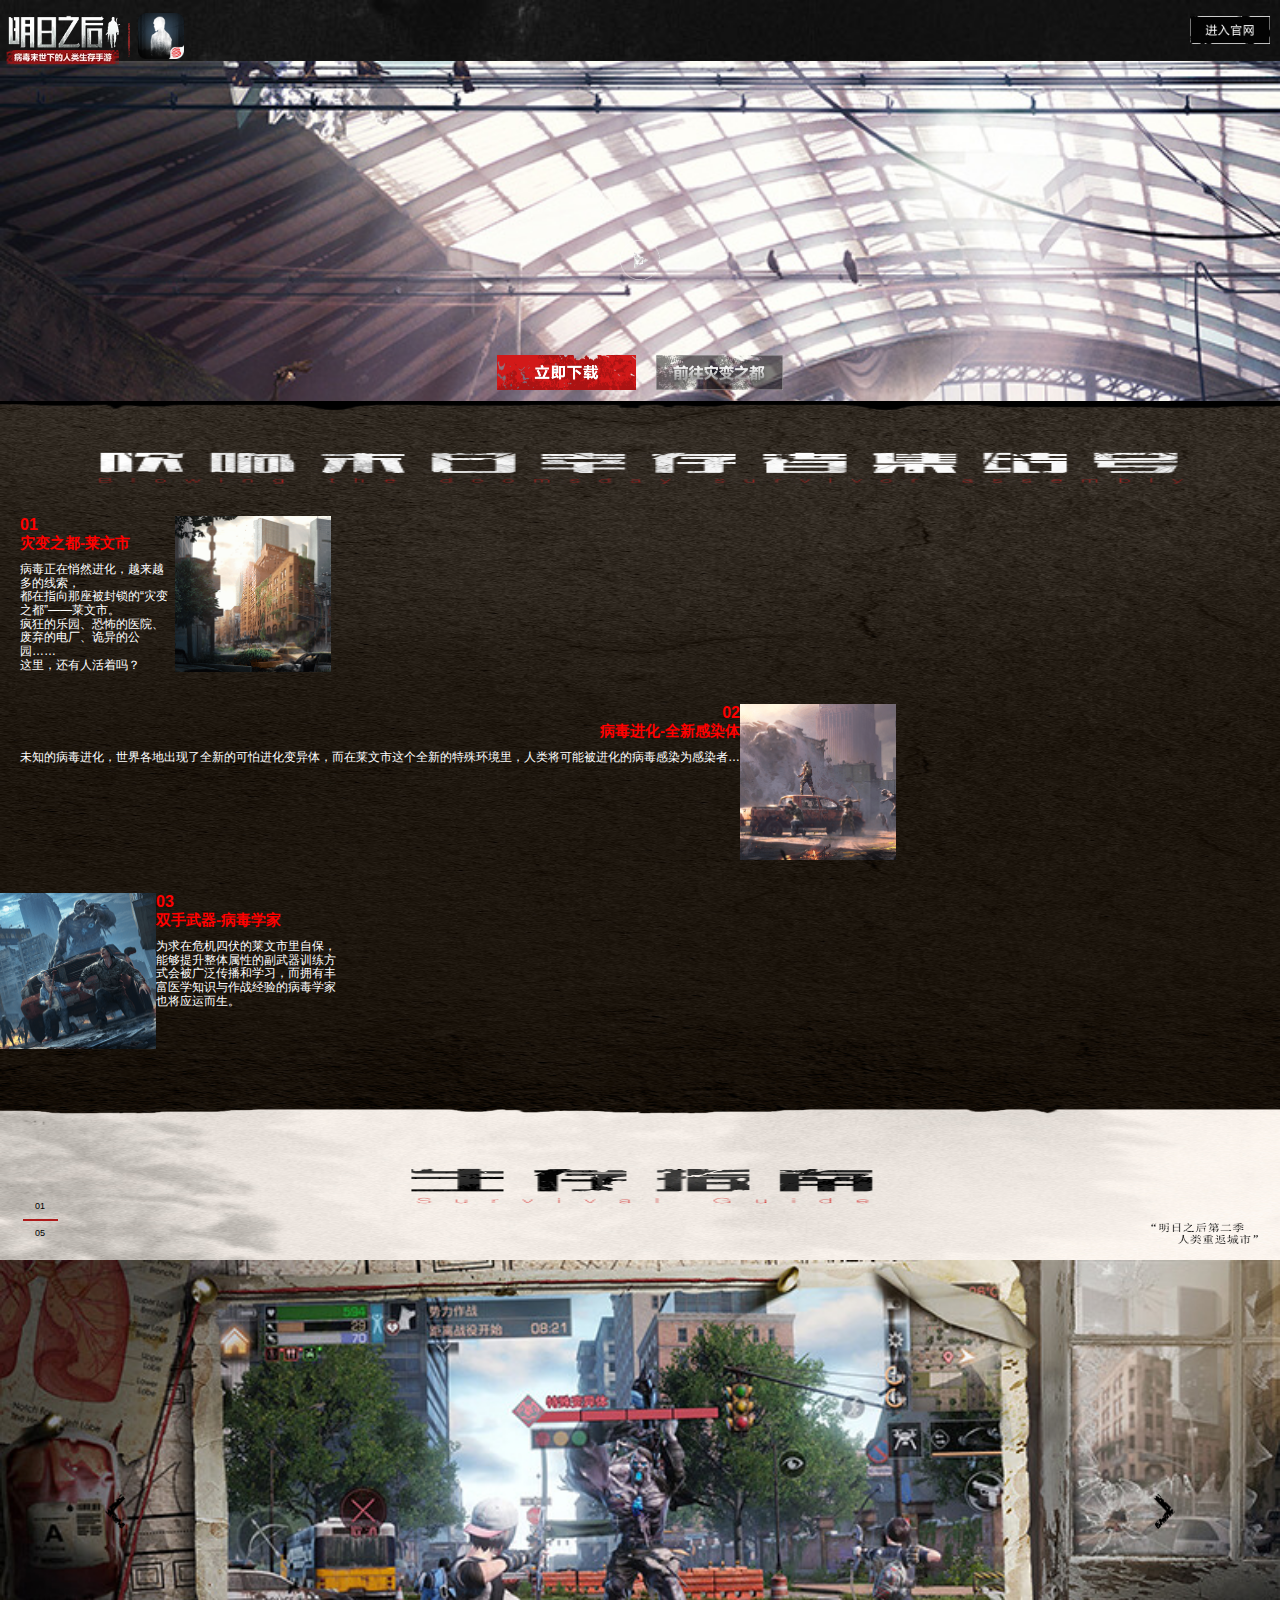
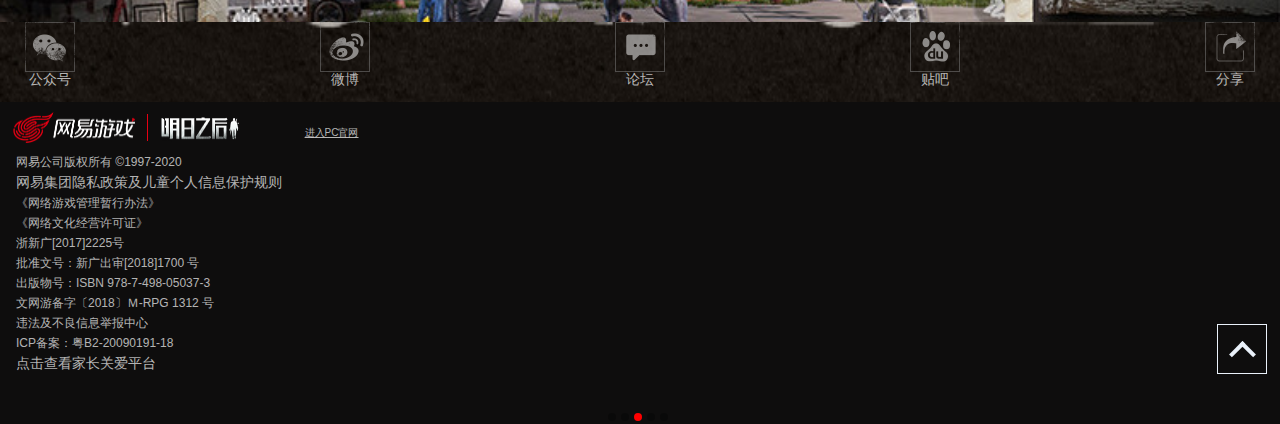
<file: index.html>
<!DOCTYPE html>
<html lang="en">

<head>
    <meta charset="UTF-8">
    <title>网易《明日之后》手游官网-病毒末世下的人类生存手游</title>
    <meta name="from" content="git:SURVIVE/survive-fab-m-28767-20181019">
    <meta name="author" content="网易，NetEase Inc.">
    <meta name="copyright" content="网易，NetEase Inc.">
    <meta name="editor" content="luanxinyu,huangyi">
    <meta name="front-end technicist" content="mod">
    <meta name="designer" content="chenhonghong">
    <meta name="pmid" content="28767">
    <meta name="keywords"
        content="《明日之后》，《明日之后》手游，《明日之后》官网，《明日之后》游戏，《明日之后》网站，网易《明日之后》，《明日之后》网易，《明日之后》官方游戏，《明日之后》游戏官方，手游《明日之后》官网，游戏《明日之后》礼包，《明日之后》下载，《明日之后》安卓，《明日之后》iOS，《明日之后》苹果，《明日之后》福利，《明日之后》助手，网易手游，生存，生存游戏，新品类游戏，新游戏">
    <meta name="description" content="活下去，一起！赶走饥饿；武装自己；搭建避难所；最后，直面恐惧。和幸存者们一起，守护人类文明最后的火种，在病毒末世之下，一起活下去。">

    <meta name="format-detection" content="telephone=no">
    <meta name="format-detection" content="address=no">
    <!--for baidu 识别移动端页面并禁止百度转码-->
    <meta name="applicable-device" content="mobile">
    <meta http-equiv="Cache-Control" content="no-transform">
    <meta http-equiv="Cache-Control" content="no-siteapp">
    <!--viewport 设置，如果页面实际情况不允许缩放请加上,user-scalable=no-->
    <meta name="viewport"
        content="width=device-width, initial-scale=1.0, maximum-scale=1.0, user-scalable=0,minimal-ui">
    <meta name="apple-mobile-web-app-capable" content="yes">
    <!-- 先引入 normalize == reset -->
    <link rel="stylesheet" href="./lib/normalize.css">
    <!-- 然后引入 common -->
    <link rel="stylesheet" href="./css/common.css">
    <!-- 最后引入 当前页面样式 -->
    <link rel="stylesheet" href="./css/index.css">
    <!-- <link rel="dns-prefetch" href="https://nie.res.netease.com"> -->
    <!-- <link rel="stylesheet" href="https://nie.res.netease.com/comm/js/nie/ref/css/swiper.3.4.1.css"> -->
    <!-- <link rel="stylesheet" href="https://mrzh.res.netease.com/m/fab/20181019112315/css/order_9676660.css">
    <link rel="stylesheet" href="https://mrzh.res.netease.com/m/fab/20181019112315/css/index_3c84460.css"> -->
    <!-- 渠道页样式 -->
    <style type="text/css" id="qdy_style" pub-name="下载按钮样式"></style>
    <!-- 网站小图标 link:favicon  -->
    <link rel="shortcut icon" href="title.png" type="image/x-icon">

</head>

<body>
    <!-- 主体 -->
    <div class="main">
        <!-- 顶部导航 -->
        <div class="topnav">
            <a href="#" class="logo"></a>
            <a href="#" class="icon"></a>
            <div class="center"></div>
            <a href="#" class="jinru">进入官网</a>
        </div>
        <a href="" class="video"></a>
        <!-- 视频部分 -->
        <div class="shipin">
            <a href="#" class="xiazai"></a>
            <a href="#" class="qianwang"></a>
        </div>


        <!-- 文字部分 -->
        <div class="text">
            <div class="text-top">
            </div>
            <div class="text-buttom">
                <img src="./image/text-buttom.png" alt="" class="text-buttom1">
                <div class="text-item">
                    <ul>
                        <li>
                            <div class="text-item1">
                                <h2>01</h2>
                                <h3>灾变之都-莱文市</h3>
                                <p>病毒正在悄然进化，越来越多的线索，<br>都在指向那座被封锁的“灾变之都”——莱文市。<br>疯狂的乐园、恐怖的医院、废弃的电厂、诡异的公园……<br>这里，还有人活着吗？
                                </p>
                            </div>
                            <img src="./image/content1.png" alt="">
                        </li>
                        <li class="text-item-li1">
                            <div class="text-item2">
                                <h2>02</h2>
                                <h3>病毒进化-全新感染体</h3>
                                <p>未知的病毒进化，世界各地出现了全新的可怕进化变异体，而在莱文市这个全新的特殊环境里，人类将可能被进化的病毒感染为感染者…</p>
                            </div>
                            <img src="./image/content2.png" alt="">
                        </li>
                        <li>
                            <img src="./image/content3.png" alt="">
                            <div class="text-item3">
                                <h2>03</h2>
                                <h3>双手武器-病毒学家</h3>
                                <p>为求在危机四伏的莱文市里自保，能够提升整体属性的副武器训练方式会被广泛传播和学习，而拥有丰富医学知识与作战经验的病毒学家也将应运而生。</p>
                            </div>
                        </li>
                    </ul>
                </div>
            </div>
        </div>
        <!-- 生存指南 -->
        <div class="shengcun">
            <div class="newnav">
                <p>
                    <span>01</span>
                    <span>05</span>
                </p>
                <p></p>
            </div>
            <div class="slid">
                <img src="./image/sold.jpg" alt="">
            </div>
            <!-- 按钮 -->
            <div class="anniu">
                <span></span>
                <span></span>
                <span></span>
                <span></span>
                <span></span>
            </div>
            <div class="anniuleft"></div>
            <div class="anniuright"></div>
        </div>

        
        <!-- 通用底部 -->
        <section class="buttom">
            <ul>
                <li class="wx">
                    <a href="#">
                        <i></i>
                        <span>公众号</span>
                    </a>
                </li>
                <li class="wb">
                    <a href="#">
                        <i></i>
                        <span>微博</span>
                    </a>
                </li>
                <li class="lt">
                    <a href="#">
                        <i></i>
                        <span>论坛</span>
                    </a>
                </li>
                <li class="tb">
                    <a href="#">
                        <i></i>
                        <span>贴吧</span>
                    </a>
                </li>
                <li class="fx">
                    <a href="#">
                        <i></i>
                        <span>分享</span>
                    </a>
                </li>
            </ul>
            <!-- 底部logo -->
            <div class="buttom-logo">
                <a href="#" class="logo1"></a>
                <i></i>
                <a href="#" class="logo2"></a>
                <a href="#" class="go-pc">进入PC官网</a>
            </div>
            <!-- 版权 -->
            <div class="copy">
                <p>网易公司版权所有 ©1997-2020</p>
                <p><a href="#">网易集团隐私政策及儿童个人信息保护规则</a></p>
                <p>《网络游戏管理暂行办法》</p>
                <p>《网络文化经营许可证》</p>
                <p>浙新广[2017]2225号 </p>
                <p>批准文号：新广出审[2018]1700 号</p>
                <p>出版物号：ISBN 978-7-498-05037-3 </p>
                <p>文网游备字〔2018〕Ｍ-RPG 1312 号</p>
                <p>违法及不良信息举报中心</p>
                <p>ICP备案：粤B2-20090191-18</p>
                <p><a href="#">点击查看家长关爱平台</a></p>
            </div>
            <a href="#" class="to-top">
                <i></i>
            </a>
        </section>
    </div>

</body>

</html>
</file>
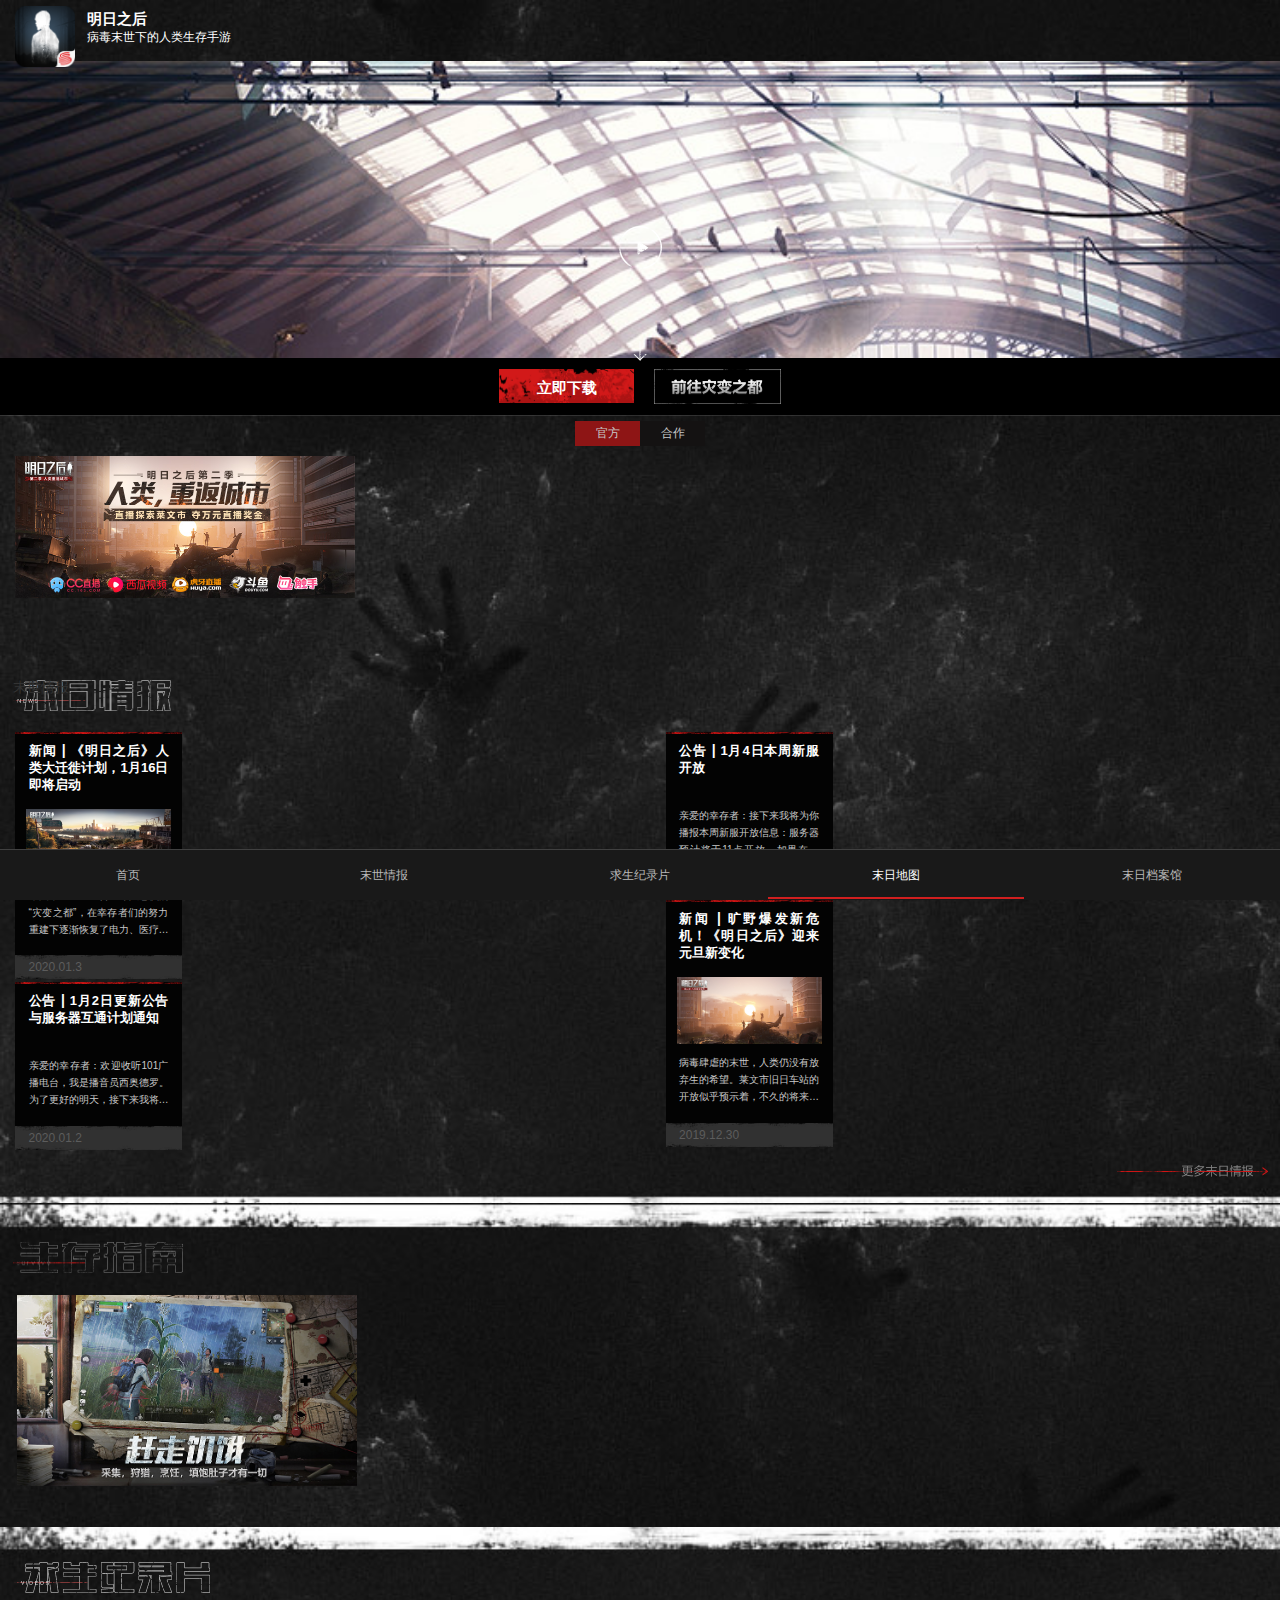
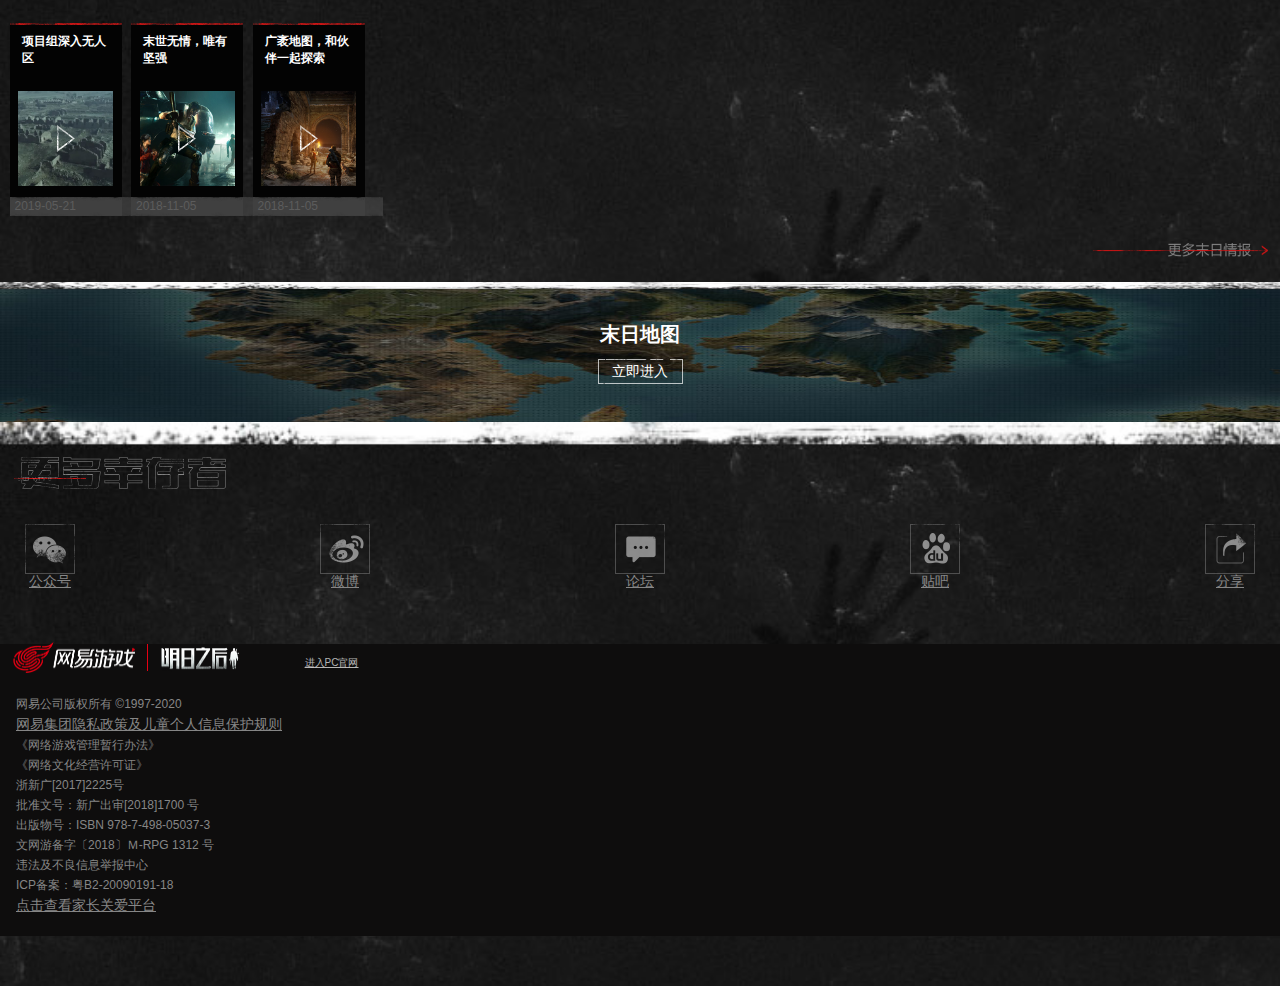
<file: index1.html>
<!DOCTYPE html>
<html lang="en">

<head>
    <meta charset="UTF-8">
    <title>网易《明日之后》手游官网-病毒末世下的人类生存手游</title>
    <meta name="from" content="git:SURVIVE/survive-fab-m-28767-20181019">
    <meta name="author" content="网易，NetEase Inc.">
    <meta name="copyright" content="网易，NetEase Inc.">
    <meta name="editor" content="luanxinyu,huangyi">
    <meta name="front-end technicist" content="mod">
    <meta name="designer" content="chenhonghong">
    <meta name="pmid" content="28767">
    <meta name="keywords"
        content="《明日之后》，《明日之后》手游，《明日之后》官网，《明日之后》游戏，《明日之后》网站，网易《明日之后》，《明日之后》网易，《明日之后》官方游戏，《明日之后》游戏官方，手游《明日之后》官网，游戏《明日之后》礼包，《明日之后》下载，《明日之后》安卓，《明日之后》iOS，《明日之后》苹果，《明日之后》福利，《明日之后》助手，网易手游，生存，生存游戏，新品类游戏，新游戏">
    <meta name="description" content="活下去，一起！赶走饥饿；武装自己；搭建避难所；最后，直面恐惧。和幸存者们一起，守护人类文明最后的火种，在病毒末世之下，一起活下去。">

    <meta name="format-detection" content="telephone=no">
    <meta name="format-detection" content="address=no">
    <!--for baidu 识别移动端页面并禁止百度转码-->
    <meta name="applicable-device" content="mobile">
    <meta http-equiv="Cache-Control" content="no-transform">
    <meta http-equiv="Cache-Control" content="no-siteapp">
    <!--viewport 设置，如果页面实际情况不允许缩放请加上,user-scalable=no-->
    <meta name="viewport"
        content="width=device-width, initial-scale=1.0, maximum-scale=1.0, user-scalable=0,minimal-ui">
    <meta name="apple-mobile-web-app-capable" content="yes">
    <!-- 先引入 normalize == reset -->
    <link rel="stylesheet" href="./lib/normalize.css">
    <!-- 然后引入 common -->
    <link rel="stylesheet" href="./css/common.css">
    <!-- 最后引入 当前页面样式 -->
    <link rel="stylesheet" href="./css/index1.css">
    <!-- <link rel="dns-prefetch" href="https://nie.res.netease.com"> -->
    <!-- <link rel="stylesheet" href="https://nie.res.netease.com/comm/js/nie/ref/css/swiper.3.4.1.css"> -->
    <!-- <link rel="stylesheet" href="https://mrzh.res.netease.com/m/fab/20181019112315/css/order_9676660.css">
    <link rel="stylesheet" href="https://mrzh.res.netease.com/m/fab/20181019112315/css/index_3c84460.css"> -->
    <!-- 渠道页样式 -->
    <style type="text/css" id="qdy_style" pub-name="下载按钮样式"></style>
    <!-- 网站小图标 link:favicon  -->
    <link rel="shortcut icon" href="title.png" type="image/x-icon">

</head>

<body>
    <!-- 主体部分 -->
    <div class="main">
        <header>
            <a href="#" class="logo"></a>
            <div class="head-text">
                <h4>明日之后</h4>
                <p>病毒末世下的人类生存手游</p>
            </div>
        </header>
        <div class="content">
            <section class="section1">
                <div class="bth-wrap">
                    <a href="#" class="xiazai">立即下载</a>
                    <a href="#" class="bth-employ"></a>
                </div>
                <a href="#" class="bth-video"></a>
                <span></span>
            </section>
            <!-- 末世情报 -->
            <section class="section2">
                <div class="lbt">
                    <a href="#"><img src="./image/lbt1.jpg" alt=""></a>
                </div>
                <div class="switch">
                    <a href="#" class="switch1">官方</a>
                    <a href="#">合作</a>
                </div>
                <p class="title">末世情报</p>
                <div class="news">
                    <a href="#" class="item-run">
                        <p class="tit">新闻<span> | </span>《明日之后》人类大迁徙计划，1月16日即将启动</p>
                        <em><img src="./image/news1.jpg" alt=""></em>
                        <p class="sum">
                            莱文市——这座曾经令人恐惧的“灾变之都”，在幸存者们的努力重建下逐渐恢复了电力、医疗、绿意和交通，人类的生活似乎开始“重启”……为了“重返城市居住”，1月16日，人类大迁徙计划即将正式启动。
                        </p>
                        <span class="line">2020.01.3</span>
                    </a>
                    <a href="#" class="item-run">
                        <p class="tit">公告<span> | </span>1月4日本周新服开放</p>
                        <p class="sum">
                            亲爱的幸存者：接下来我将为你播报本周新服开放信息：服务器预计将于11点开放，如果在此期间未能完成准备工作，时间将相应延长。1月4日官网专区布兰小镇1月4日安卓生存专区塔克湾(硬核联盟：OPPO、vivo、酷派、金立、联想、华为、魅族)1月4日安卓冒险专区拉瓦岛(其他非硬核联盟)欢迎你，来到这个病毒末世。
                        </p>
                        <span class="line">2020.01.3</span>
                    </a>
                    <a href="#" class="item-run">
                        <p class="tit">公告<span> | </span>1月2日更新公告与服务器互通计划通知</p>
                        <p class="sum">亲爱的幸存者：欢迎收听101广播电台，我是播音员西奥德罗。为了更好的明天，接下来我将为您播报本周联盟颁布的一系列新规。</p>
                        <span class="line">2020.01.2</span>
                    </a>
                    <a href="#" class="item-run">
                        <p class="tit">新闻<span> | </span>旷野爆发新危机！《明日之后》迎来元旦新变化</p>
                        <em><img src="./image/news2.jpg" alt=""></em>
                        <p class="sum">病毒肆虐的末世，人类仍没有放弃生的希望。莱文市旧日车站的开放似乎预示着，不久的将来，会有影响整个人类历史进程的大事发生……</p>
                        <span class="line">2019.12.30</span>
                    </a>
                    <a href="#" class="more-run">
                        <i></i>
                    </a>
                </div>
            </section>
            <!-- 生存指南 -->
            <section class="section3">
                <p class="title"></p>
                <div class="lbt">
                    <a href="#"><img src="./image/lbt2.jpg" alt=""></a>
                </div>
            </section>
            <!-- 求生纪录片 -->
            <section class="section4">
                <p class="title"></p>
                <div class="swiper">

                    <div class="video">
                        <a href="#">项目组深入无人区</a>
                        <div class="img"><img src="./image/img1.jpg" alt=""></div>
                        <span class="line">2019-05-21</span>
                    </div>
                    <div class="video">
                        <a href="#">末世无情，唯有坚强</a>
                        <div class="img"><img src="./image/img2.jpg" alt=""></div>
                        <span class="line">2018-11-05</span>
                    </div>
                    <div class="video">
                        <a href="#">广袤地图，和伙伴一起探索</a>
                        <div class="img"><img src="./image/img3.jpg" alt=""></div>
                        <span class="line">2018-11-05</span>
                    </div>

                </div>
                <a href="#" class="more-run"></a>

            </section>

            <!-- 末日地图 -->
            <section class="section5">
                <div class="item">
                    <div class="ditu"><img src="./image/ditu1.jpg" alt="">
                    </div>
                    <div class="inner-box">
                        <span>末日地图</span>
                        <a href="#">立即进入</a>
                    </div>
                </div>

            </section>
        </div>
    </div>

    <!-- 通用底部 -->
    <section class="buttom">
        <div class="more-servive"></div>
        <ul>
            <li class="wx">
                <a href="#">
                    <i></i>
                    <span>公众号</span>
                </a>
            </li>
            <li class="wb">
                <a href="#">
                    <i></i>
                    <span>微博</span>
                </a>
            </li>
            <li class="lt">
                <a href="#">
                    <i></i>
                    <span>论坛</span>
                </a>
            </li>
            <li class="tb">
                <a href="#">
                    <i></i>
                    <span>贴吧</span>
                </a>
            </li>
            <li class="fx">
                <a href="#">
                    <i></i>
                    <span>分享</span>
                </a>
            </li>
        </ul>
        <!-- 底部logo -->
        <div class="buttom-logo">
            <a href="#" class="logo1"></a>
            <i></i>
            <a href="#" class="logo2"></a>
            <a href="#" class="go-pc">进入PC官网</a>
        </div>
        <!-- 版权 -->
        <div class="copy">
            <p>网易公司版权所有 ©1997-2020</p>
            <p><a href="#">网易集团隐私政策及儿童个人信息保护规则</a></p>
            <p>《网络游戏管理暂行办法》</p>
            <p>《网络文化经营许可证》</p>
            <p>浙新广[2017]2225号 </p>
            <p>批准文号：新广出审[2018]1700 号</p>
            <p>出版物号：ISBN 978-7-498-05037-3 </p>
            <p>文网游备字〔2018〕Ｍ-RPG 1312 号</p>
            <p>违法及不良信息举报中心</p>
            <p>ICP备案：粤B2-20090191-18</p>
            <p><a href="#">点击查看家长关爱平台</a></p>
        </div>
    </section>


    <!-- 固定导航 -->
    <div class="nav">
        <a href="#" class="nav1">首页</a>
        <a href="#" class="nav2">末世情报</a>
        <a href="#" class="nav3">求生纪录片</a>
        <a href="#" class="nav4">末日地图</a>
        <a href="#" class="nav5">末日档案馆</a>
    </div>
</body>

</html>
</file>
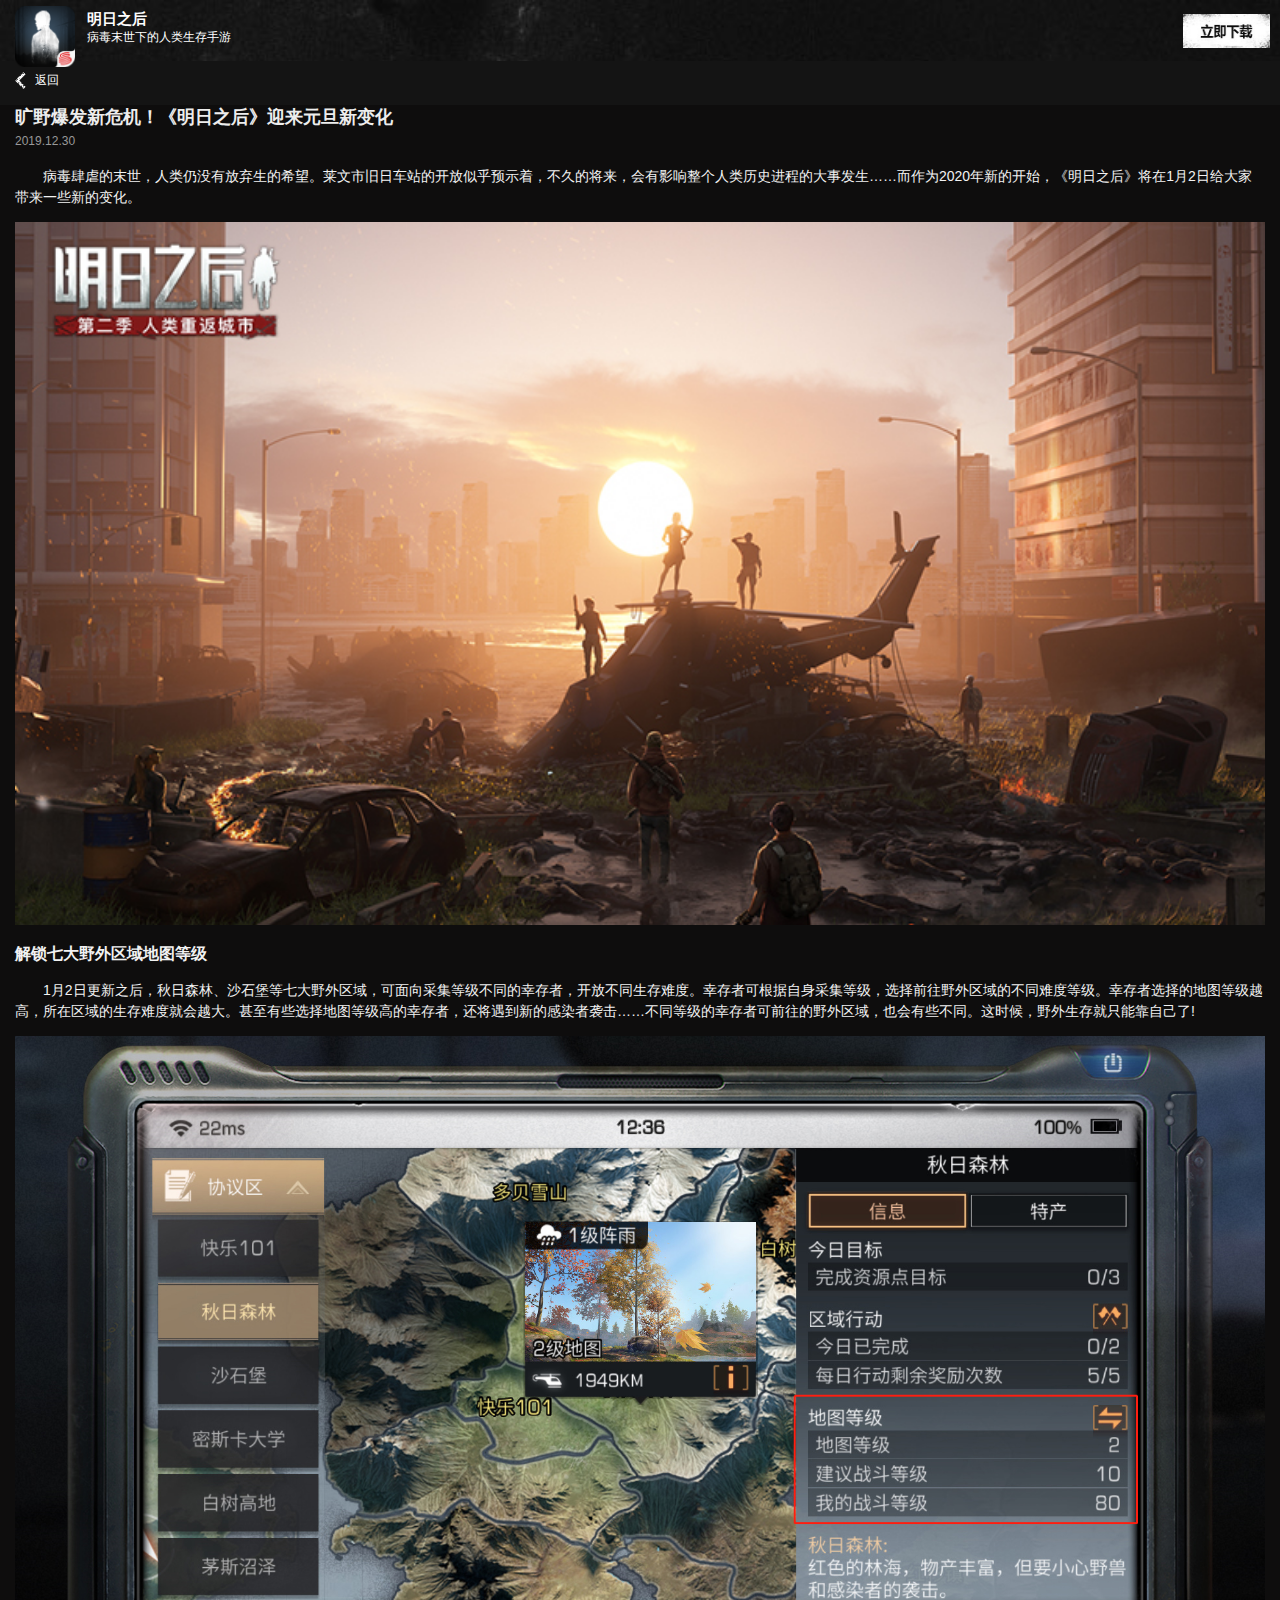
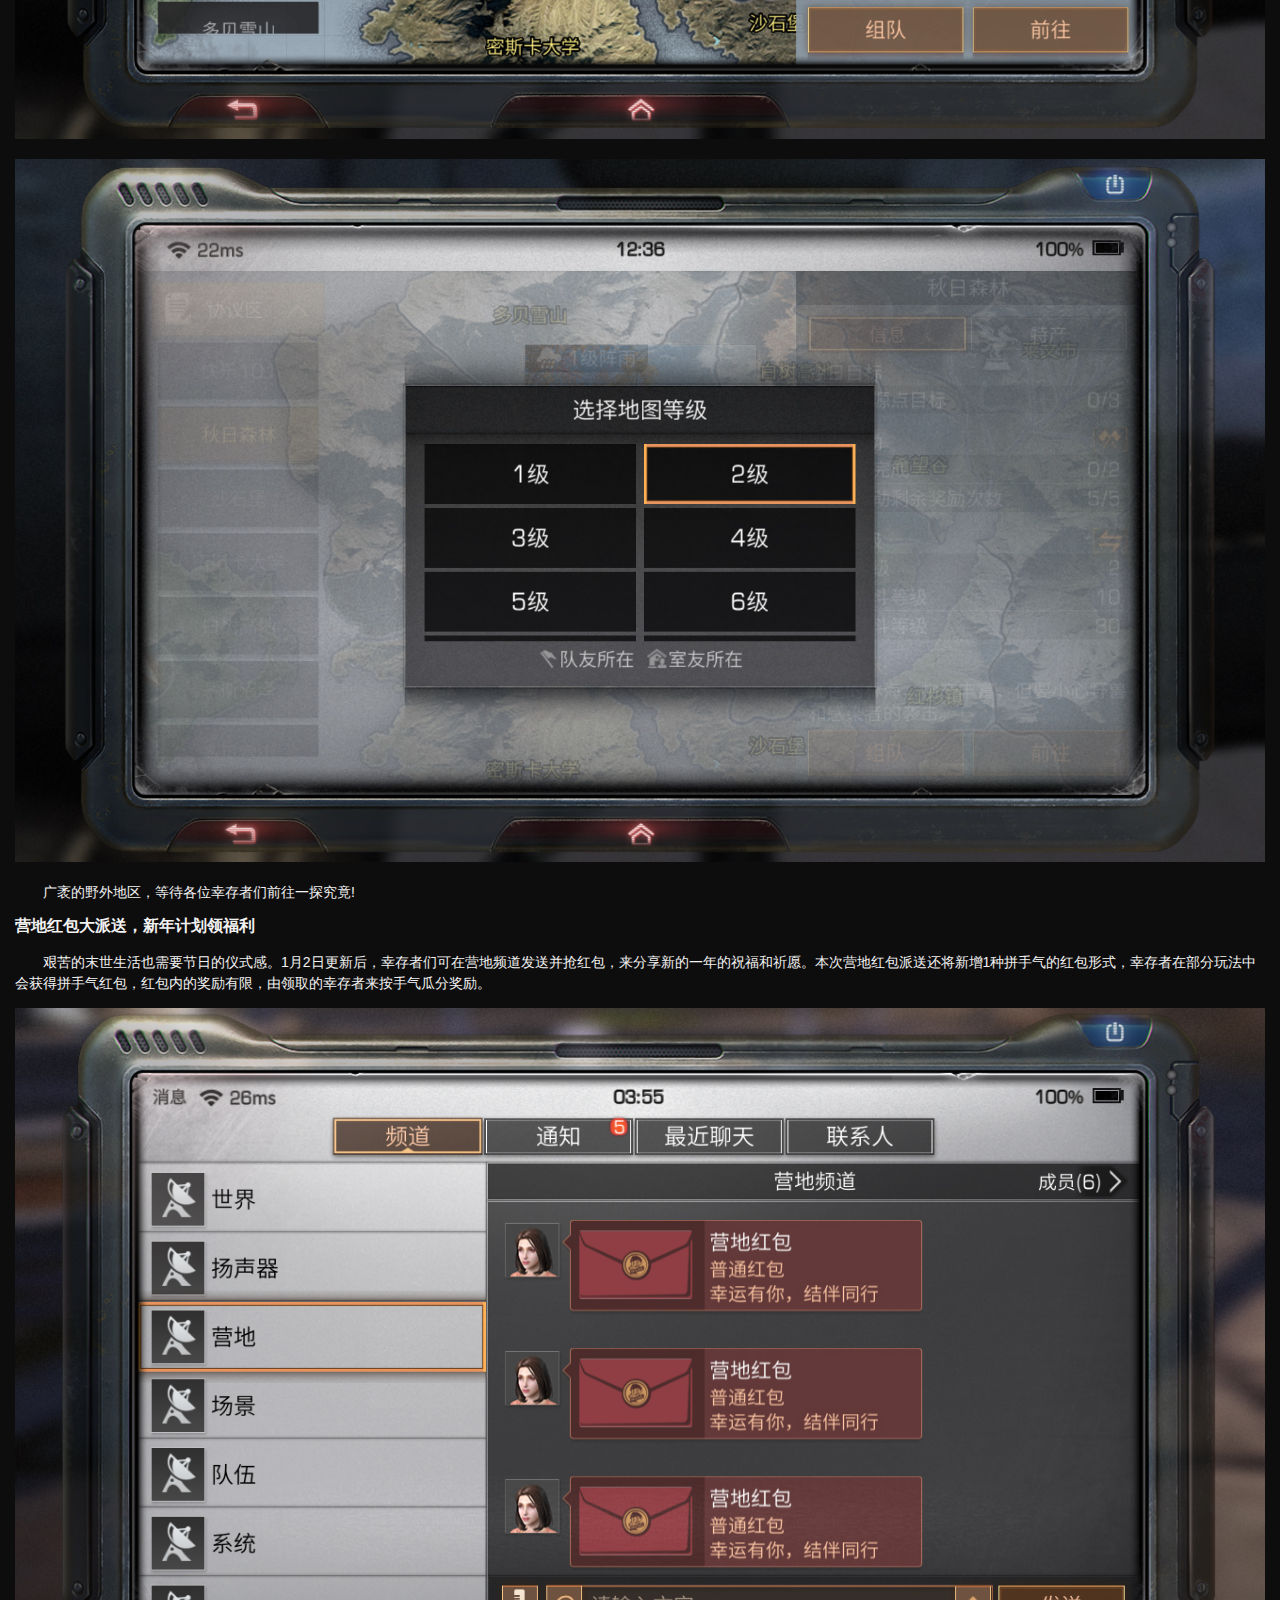
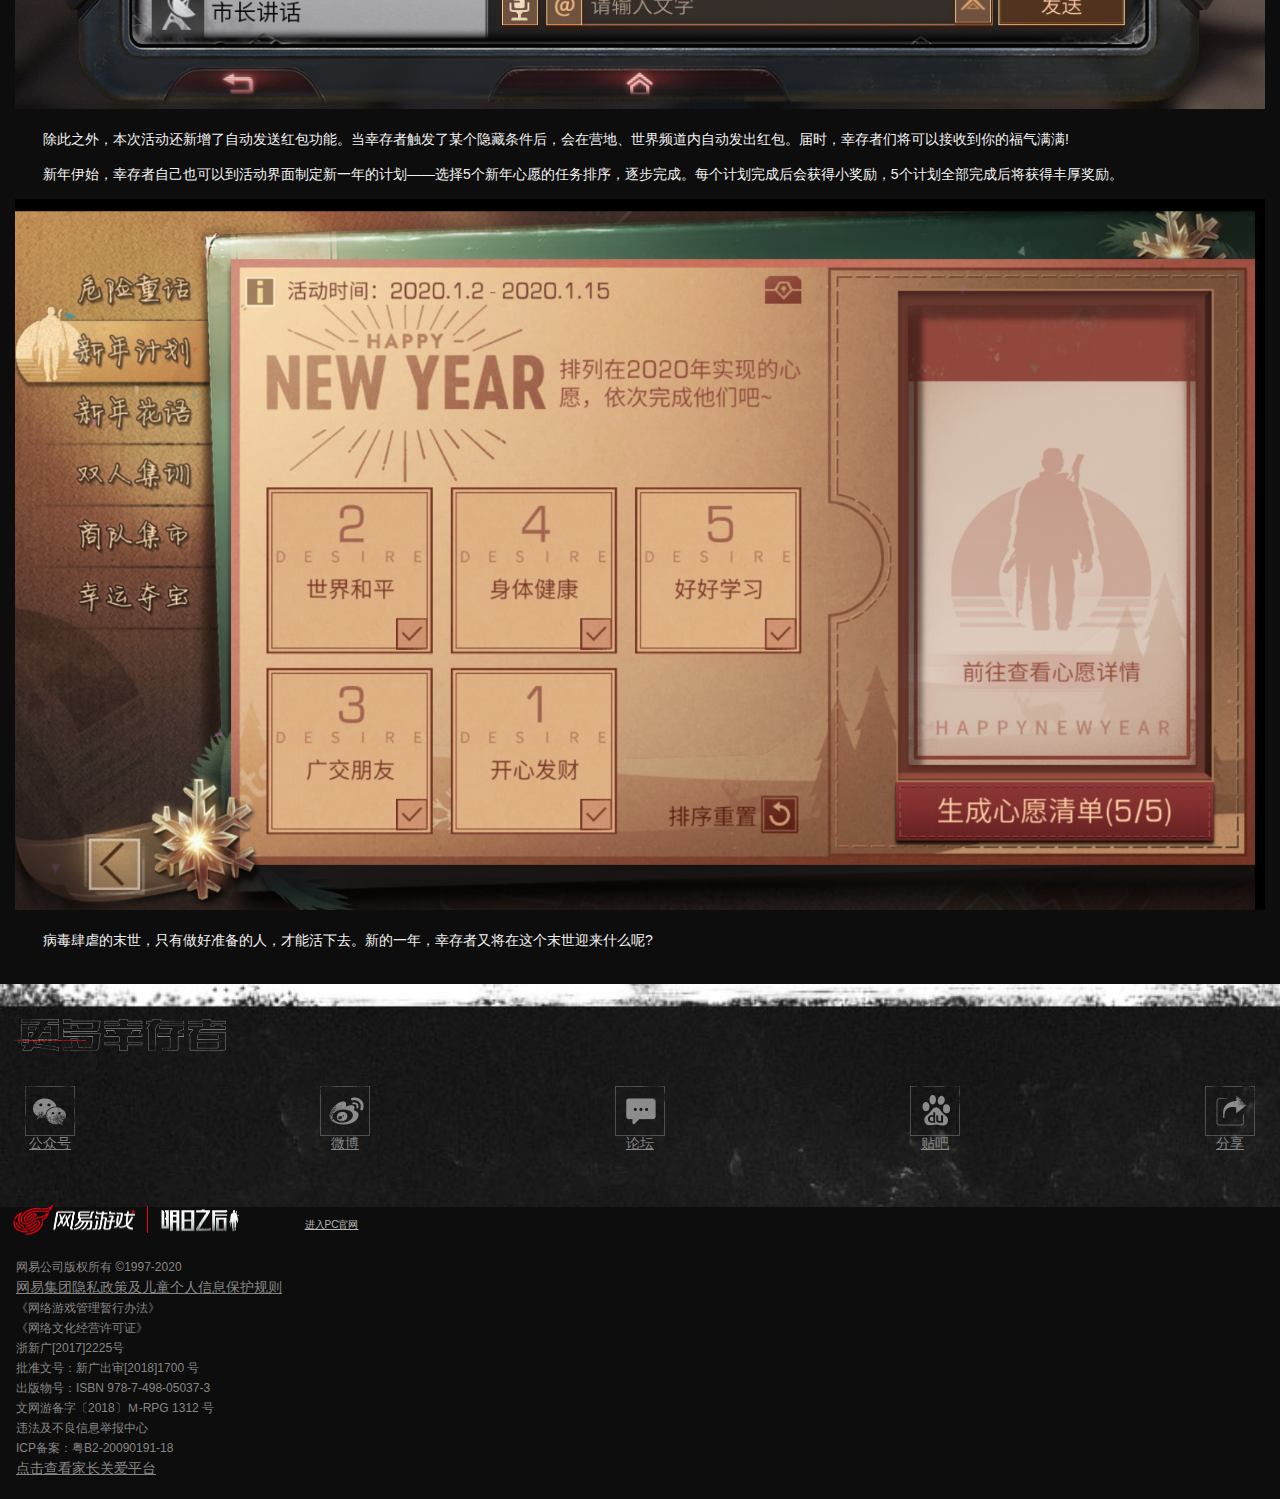
<file: index2.html>
<!DOCTYPE html>
<html lang="en">

<head>
    <meta charset="UTF-8">
    <title>网易《明日之后》手游官网-病毒末世下的人类生存手游</title>
    <meta name="from" content="git:SURVIVE/survive-fab-m-28767-20181019">
    <meta name="author" content="网易，NetEase Inc.">
    <meta name="copyright" content="网易，NetEase Inc.">
    <meta name="editor" content="luanxinyu,huangyi">
    <meta name="front-end technicist" content="mod">
    <meta name="designer" content="chenhonghong">
    <meta name="pmid" content="28767">
    <meta name="keywords"
        content="《明日之后》，《明日之后》手游，《明日之后》官网，《明日之后》游戏，《明日之后》网站，网易《明日之后》，《明日之后》网易，《明日之后》官方游戏，《明日之后》游戏官方，手游《明日之后》官网，游戏《明日之后》礼包，《明日之后》下载，《明日之后》安卓，《明日之后》iOS，《明日之后》苹果，《明日之后》福利，《明日之后》助手，网易手游，生存，生存游戏，新品类游戏，新游戏">
    <meta name="description" content="活下去，一起！赶走饥饿；武装自己；搭建避难所；最后，直面恐惧。和幸存者们一起，守护人类文明最后的火种，在病毒末世之下，一起活下去。">

    <meta name="format-detection" content="telephone=no">
    <meta name="format-detection" content="address=no">
    <!--for baidu 识别移动端页面并禁止百度转码-->
    <meta name="applicable-device" content="mobile">
    <meta http-equiv="Cache-Control" content="no-transform">
    <meta http-equiv="Cache-Control" content="no-siteapp">
    <!--viewport 设置，如果页面实际情况不允许缩放请加上,user-scalable=no-->
    <meta name="viewport"
        content="width=device-width, initial-scale=1.0, maximum-scale=1.0, user-scalable=0,minimal-ui">
    <meta name="apple-mobile-web-app-capable" content="yes">
    <!-- 先引入 normalize == reset -->
    <link rel="stylesheet" href="./lib/normalize.css">
    <!-- 然后引入 common -->
    <link rel="stylesheet" href="./css/common.css">
    <!-- 最后引入 当前页面样式 -->
    <link rel="stylesheet" href="./css/index2.css">
    <!-- <link rel="dns-prefetch" href="https://nie.res.netease.com"> -->
    <!-- <link rel="stylesheet" href="https://nie.res.netease.com/comm/js/nie/ref/css/swiper.3.4.1.css"> -->
    <!-- <link rel="stylesheet" href="https://mrzh.res.netease.com/m/fab/20181019112315/css/order_9676660.css">
    <link rel="stylesheet" href="https://mrzh.res.netease.com/m/fab/20181019112315/css/index_3c84460.css"> -->
    <!-- 渠道页样式 -->
    <style type="text/css" id="qdy_style" pub-name="下载按钮样式"></style>
    <!-- 网站小图标 link:favicon  -->
    <link rel="shortcut icon" href="title.png" type="image/x-icon">

</head>

<body>
    <!-- 主体部分 -->
    <div class="main">
        <header>
            <a href="#" class="logo"></a>
            <div class="head-text">
                <h4>明日之后</h4>
                <p>病毒末世下的人类生存手游</p>
            </div>
            <a href="#" class="ljxz">立即下载</a>
        </header>

        <div class="tab">
            <a href="#">返回</a>
        </div>

        <div class="art">
            <h1>旷野爆发新危机！《明日之后》迎来元旦新变化</h1>
            <span>2019.12.30</span>
            <div class="art-text">

                <p>　　病毒肆虐的末世，人类仍没有放弃生的希望。莱文市旧日车站的开放似乎预示着，不久的将来，会有影响整个人类历史进程的大事发生……而作为2020年新的开始，《明日之后》将在1月2日给大家带来一些新的变化。
                </p>

                <p><img src="./image/art-text1.jpg" alt=""></p>

                <h2>解锁七大野外区域地图等级</h2>

                <p>　　1月2日更新之后，秋日森林、沙石堡等七大野外区域，可面向采集等级不同的幸存者，开放不同生存难度。幸存者可根据自身采集等级，选择前往野外区域的不同难度等级。幸存者选择的地图等级越高，所在区域的生存难度就会越大。甚至有些选择地图等级高的幸存者，还将遇到新的感染者袭击……不同等级的幸存者可前往的野外区域，也会有些不同。这时候，野外生存就只能靠自己了!
                </p>

                <p><img src="./image/art-text2.jpg" alt=""></p>

                <p><img src="./image/art-text3.jpg" alt=""></p>

                <p>　　广袤的野外地区，等待各位幸存者们前往一探究竟!</p>

                <h2>营地红包大派送，新年计划领福利</h2>

                <p>　　艰苦的末世生活也需要节日的仪式感。1月2日更新后，幸存者们可在营地频道发送并抢红包，来分享新的一年的祝福和祈愿。本次营地红包派送还将新增1种拼手气的红包形式，幸存者在部分玩法中会获得拼手气红包，红包内的奖励有限，由领取的幸存者来按手气瓜分奖励。
                </p>

                <p><img src="./image/art-text4.jpg" alt=""></p>

                <p>　　除此之外，本次活动还新增了自动发送红包功能。当幸存者触发了某个隐藏条件后，会在营地、世界频道内自动发出红包。届时，幸存者们将可以接收到你的福气满满!</p>

                <p>　　新年伊始，幸存者自己也可以到活动界面制定新一年的计划——选择5个新年心愿的任务排序，逐步完成。每个计划完成后会获得小奖励，5个计划全部完成后将获得丰厚奖励。</p>

                <p><img src="./image/art-text5.jpg" alt=""></p>

                <p>　　病毒肆虐的末世，只有做好准备的人，才能活下去。新的一年，幸存者又将在这个末世迎来什么呢?</p>
            </div>
        </div>
    </div>

    <!-- 通用底部 -->
    <section class="buttom">
        <div class="more-servive"></div>
        <ul>
            <li class="wx">
                <a href="#">
                    <i></i>
                    <span>公众号</span>
                </a>
            </li>
            <li class="wb">
                <a href="#">
                    <i></i>
                    <span>微博</span>
                </a>
            </li>
            <li class="lt">
                <a href="#">
                    <i></i>
                    <span>论坛</span>
                </a>
            </li>
            <li class="tb">
                <a href="#">
                    <i></i>
                    <span>贴吧</span>
                </a>
            </li>
            <li class="fx">
                <a href="#">
                    <i></i>
                    <span>分享</span>
                </a>
            </li>
        </ul>
        <!-- 底部logo -->
        <div class="buttom-logo">
            <a href="#" class="logo1"></a>
            <i></i>
            <a href="#" class="logo2"></a>
            <a href="#" class="go-pc">进入PC官网</a>
        </div>
        <!-- 版权 -->
        <div class="copy">
            <p>网易公司版权所有 ©1997-2020</p>
            <p><a href="#">网易集团隐私政策及儿童个人信息保护规则</a></p>
            <p>《网络游戏管理暂行办法》</p>
            <p>《网络文化经营许可证》</p>
            <p>浙新广[2017]2225号 </p>
            <p>批准文号：新广出审[2018]1700 号</p>
            <p>出版物号：ISBN 978-7-498-05037-3 </p>
            <p>文网游备字〔2018〕Ｍ-RPG 1312 号</p>
            <p>违法及不良信息举报中心</p>
            <p>ICP备案：粤B2-20090191-18</p>
            <p><a href="#">点击查看家长关爱平台</a></p>
        </div>
    </section>

</body>

</html>
</file>
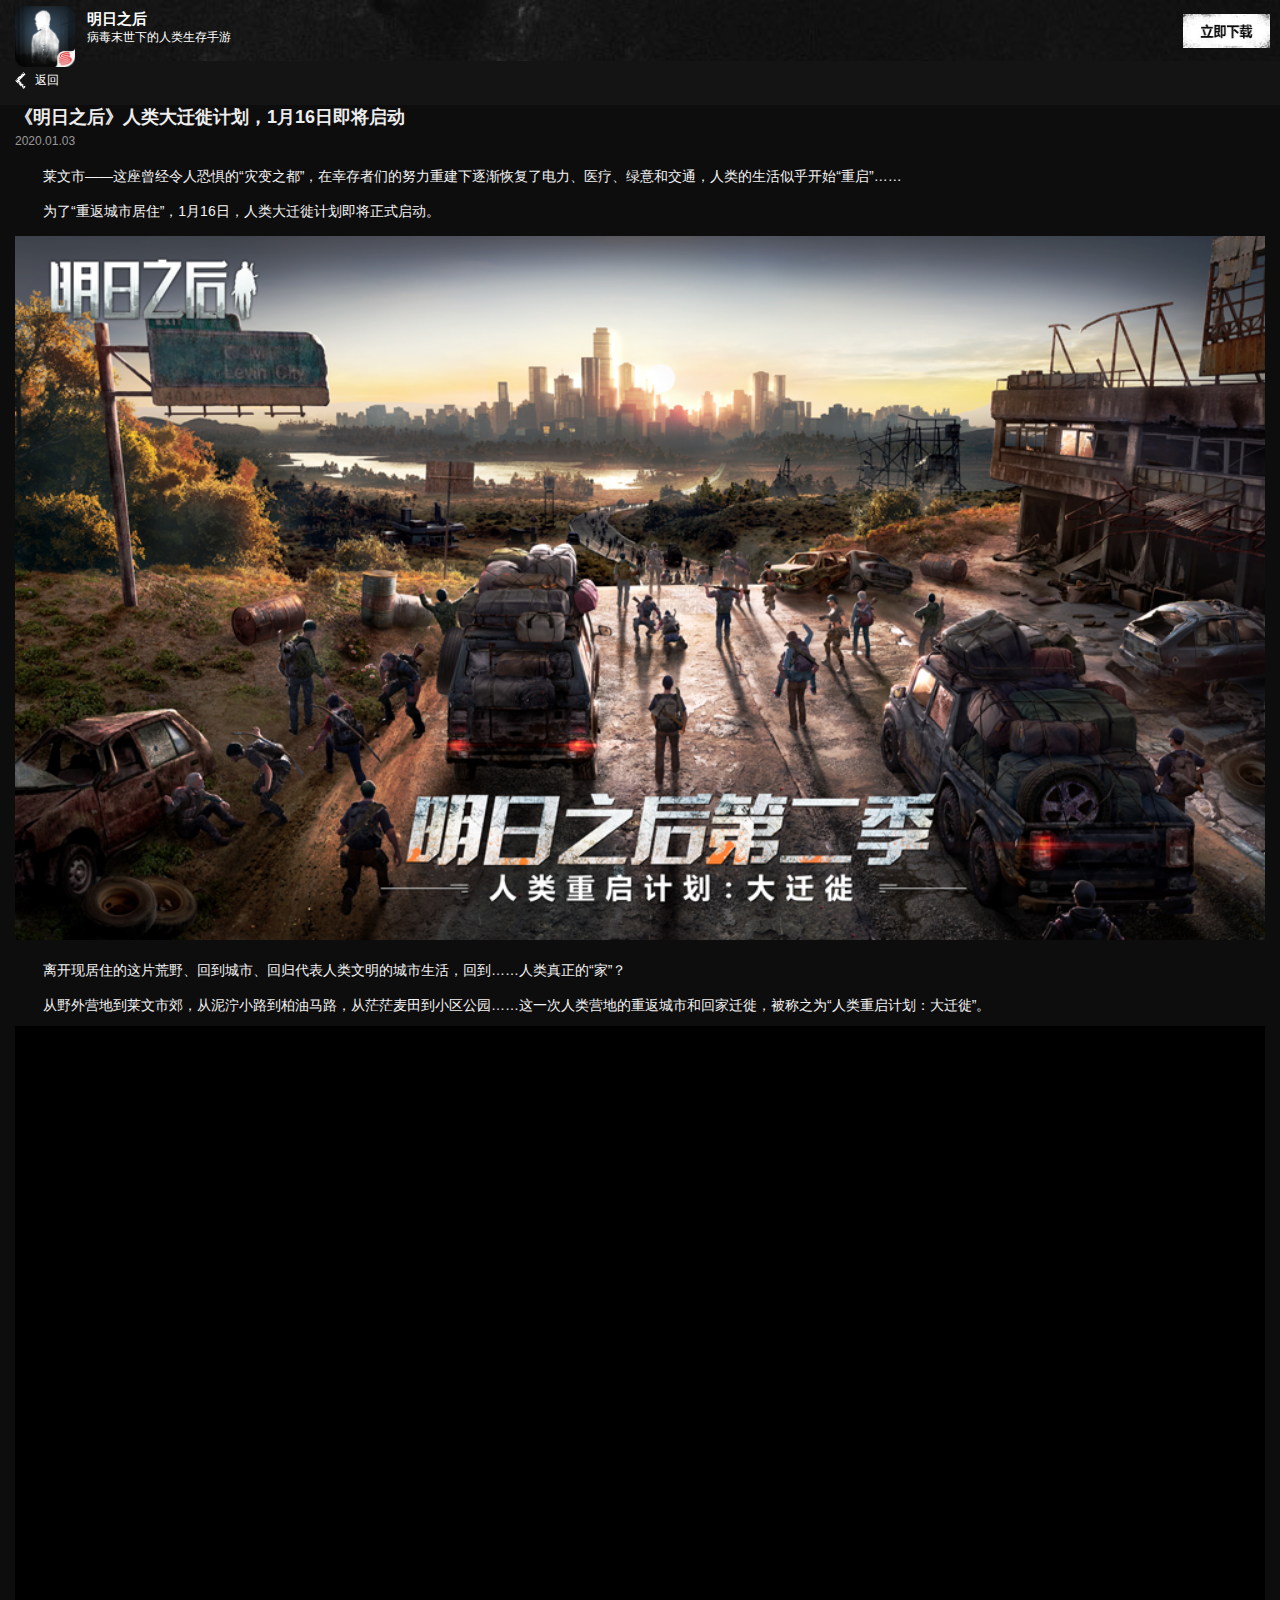
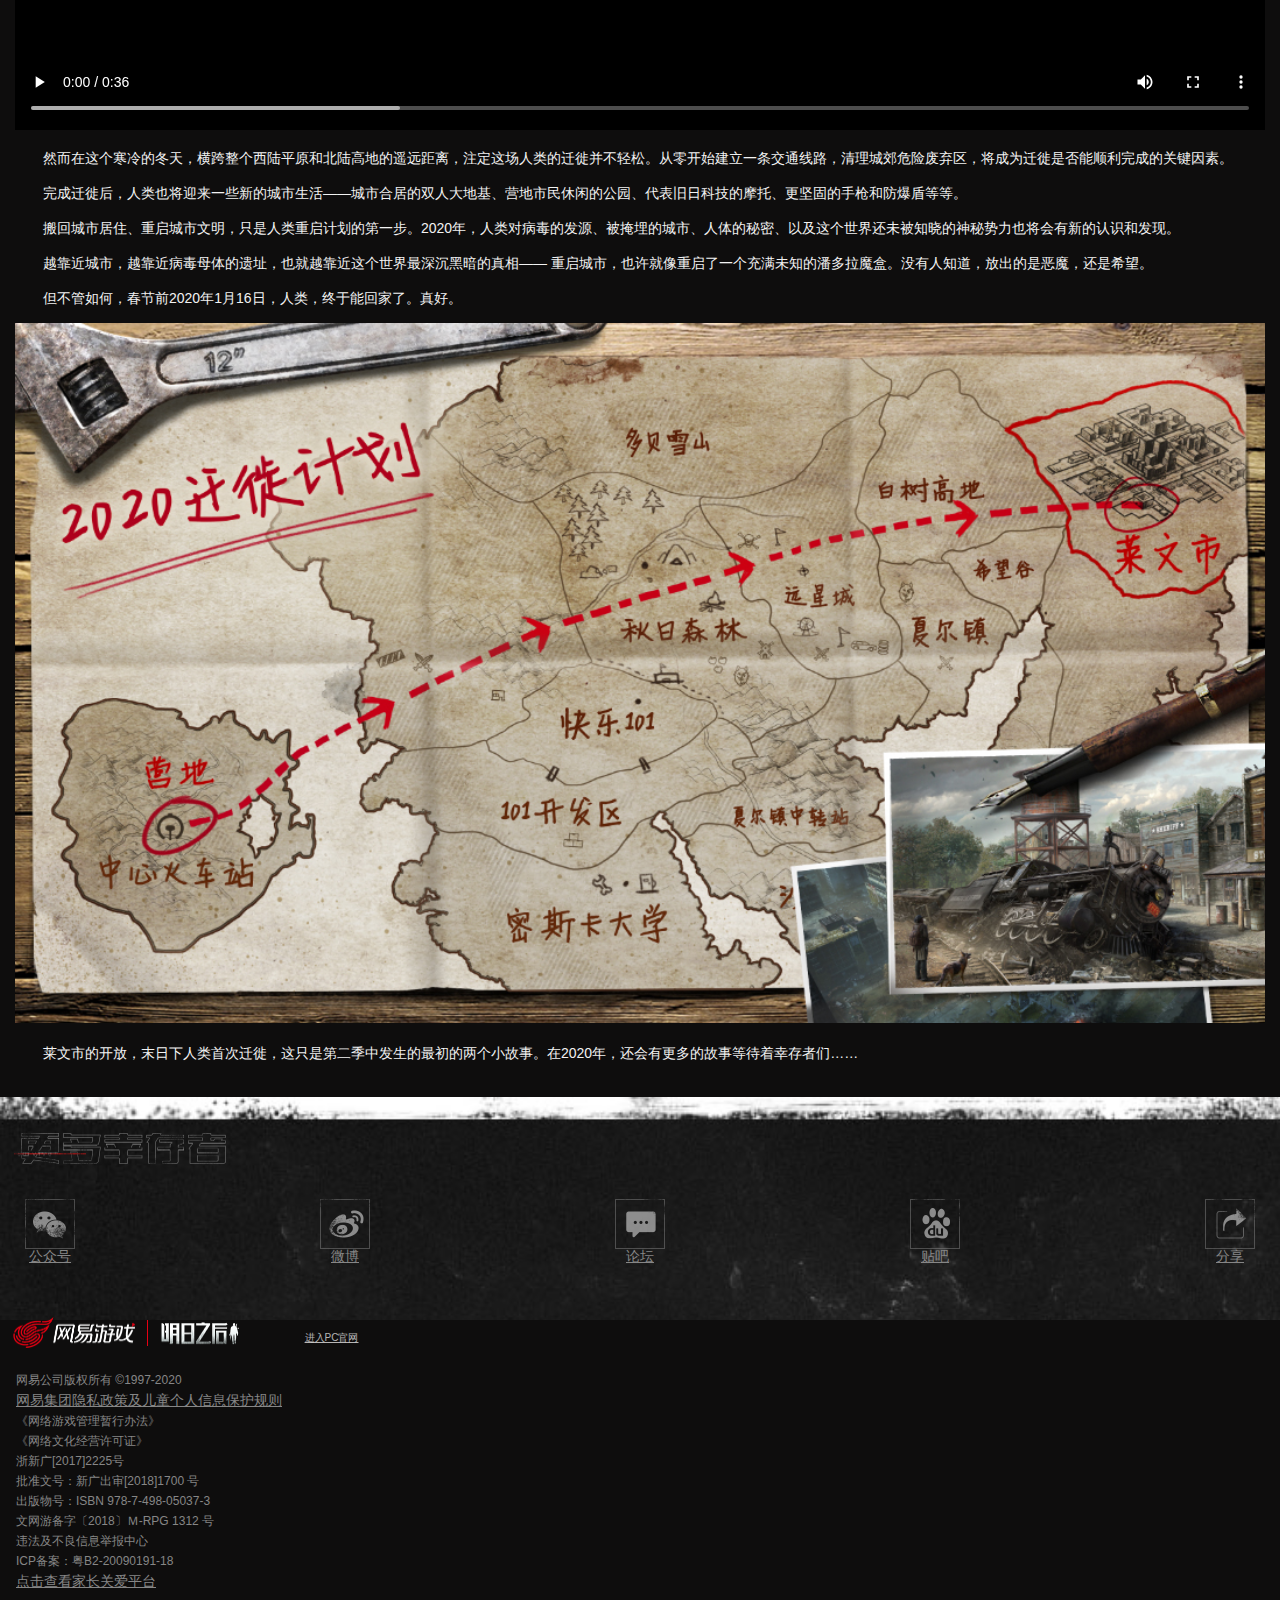
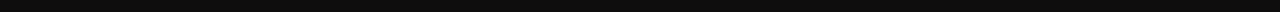
<file: index3.html>
<!DOCTYPE html>
<html lang="en">

<head>
    <meta charset="UTF-8">
    <title>网易《明日之后》手游官网-病毒末世下的人类生存手游</title>
    <meta name="from" content="git:SURVIVE/survive-fab-m-28767-20181019">
    <meta name="author" content="网易，NetEase Inc.">
    <meta name="copyright" content="网易，NetEase Inc.">
    <meta name="editor" content="luanxinyu,huangyi">
    <meta name="front-end technicist" content="mod">
    <meta name="designer" content="chenhonghong">
    <meta name="pmid" content="28767">
    <meta name="keywords"
        content="《明日之后》，《明日之后》手游，《明日之后》官网，《明日之后》游戏，《明日之后》网站，网易《明日之后》，《明日之后》网易，《明日之后》官方游戏，《明日之后》游戏官方，手游《明日之后》官网，游戏《明日之后》礼包，《明日之后》下载，《明日之后》安卓，《明日之后》iOS，《明日之后》苹果，《明日之后》福利，《明日之后》助手，网易手游，生存，生存游戏，新品类游戏，新游戏">
    <meta name="description" content="活下去，一起！赶走饥饿；武装自己；搭建避难所；最后，直面恐惧。和幸存者们一起，守护人类文明最后的火种，在病毒末世之下，一起活下去。">

    <meta name="format-detection" content="telephone=no">
    <meta name="format-detection" content="address=no">
    <!--for baidu 识别移动端页面并禁止百度转码-->
    <meta name="applicable-device" content="mobile">
    <meta http-equiv="Cache-Control" content="no-transform">
    <meta http-equiv="Cache-Control" content="no-siteapp">
    <!--viewport 设置，如果页面实际情况不允许缩放请加上,user-scalable=no-->
    <meta name="viewport"
        content="width=device-width, initial-scale=1.0, maximum-scale=1.0, user-scalable=0,minimal-ui">
    <meta name="apple-mobile-web-app-capable" content="yes">
    <!-- 先引入 normalize == reset -->
    <link rel="stylesheet" href="./lib/normalize.css">
    <!-- 然后引入 common -->
    <link rel="stylesheet" href="./css/common.css">
    <!-- 最后引入 当前页面样式 -->
    <link rel="stylesheet" href="./css/index3.css">
    <!-- <link rel="dns-prefetch" href="https://nie.res.netease.com"> -->
    <!-- <link rel="stylesheet" href="https://nie.res.netease.com/comm/js/nie/ref/css/swiper.3.4.1.css"> -->
    <!-- <link rel="stylesheet" href="https://mrzh.res.netease.com/m/fab/20181019112315/css/order_9676660.css">
    <link rel="stylesheet" href="https://mrzh.res.netease.com/m/fab/20181019112315/css/index_3c84460.css"> -->
    <!-- 渠道页样式 -->
    <style type="text/css" id="qdy_style" pub-name="下载按钮样式"></style>
    <!-- 网站小图标 link:favicon  -->
    <link rel="shortcut icon" href="title.png" type="image/x-icon">

</head>

<body>
    <!-- 主体部分 -->
    <div class="main">
        <header>
            <a href="#" class="logo"></a>
            <div class="head-text">
                <h4>明日之后</h4>
                <p>病毒末世下的人类生存手游</p>
            </div>
            <a href="#" class="ljxz">立即下载</a>
        </header>

        <div class="tab">
            <a href="#">返回</a>
        </div>

        <div class="art">
            <h1>《明日之后》人类大迁徙计划，1月16日即将启动</h1>
            <span>2020.01.03</span>
            <div class="art-text">

                <p>　　莱文市——这座曾经令人恐惧的“灾变之都”，在幸存者们的努力重建下逐渐恢复了电力、医疗、绿意和交通，人类的生活似乎开始“重启”……

                </p>
                <p>　　为了“重返城市居住”，1月16日，人类大迁徙计划即将正式启动。</p>

                <p><img src="./image/dierji.jpg" alt=""></p>

                <p>　　离开现居住的这片荒野、回到城市、回归代表人类文明的城市生活，回到……人类真正的“家”？</p>

                <p>　　从野外营地到莱文市郊，从泥泞小路到柏油马路，从茫茫麦田到小区公园……这一次人类营地的重返城市和回家迁徙，被称之为“人类重启计划：大迁徙”。</p>

                <video src="./video/player.mp4" width="100%" height="100%" autoplay="autoplay" controls="true"></video>

                <p>　　然而在这个寒冷的冬天，横跨整个西陆平原和北陆高地的遥远距离，注定这场人类的迁徙并不轻松。从零开始建立一条交通线路，清理城郊危险废弃区，将成为迁徙是否能顺利完成的关键因素。

                </p>
                <p>　　完成迁徙后，人类也将迎来一些新的城市生活——城市合居的双人大地基、营地市民休闲的公园、代表旧日科技的摩托、更坚固的手枪和防爆盾等等。</p>

                <p>　　搬回城市居住、重启城市文明，只是人类重启计划的第一步。2020年，人类对病毒的发源、被掩埋的城市、人体的秘密、以及这个世界还未被知晓的神秘势力也将会有新的认识和发现。</p>

                <p>　　越靠近城市，越靠近病毒母体的遗址，也就越靠近这个世界最深沉黑暗的真相—— 重启城市，也许就像重启了一个充满未知的潘多拉魔盒。没有人知道，放出的是恶魔，还是希望。</p>

                <p>　　但不管如何，春节前2020年1月16日，人类，终于能回家了。真好。</p>

                <p><img src="./image/plan.jpg" alt=""></p>

                <p>　　莱文市的开放，末日下人类首次迁徙，这只是第二季中发生的最初的两个小故事。在2020年，还会有更多的故事等待着幸存者们……</p>

            </div>
        </div>
    </div>

    <!-- 通用底部 -->
    <section class="buttom">
        <div class="more-servive"></div>
        <ul>
            <li class="wx">
                <a href="#">
                    <i></i>
                    <span>公众号</span>
                </a>
            </li>
            <li class="wb">
                <a href="#">
                    <i></i>
                    <span>微博</span>
                </a>
            </li>
            <li class="lt">
                <a href="#">
                    <i></i>
                    <span>论坛</span>
                </a>
            </li>
            <li class="tb">
                <a href="#">
                    <i></i>
                    <span>贴吧</span>
                </a>
            </li>
            <li class="fx">
                <a href="#">
                    <i></i>
                    <span>分享</span>
                </a>
            </li>
        </ul>
        <!-- 底部logo -->
        <div class="buttom-logo">
            <a href="#" class="logo1"></a>
            <i></i>
            <a href="#" class="logo2"></a>
            <a href="#" class="go-pc">进入PC官网</a>
        </div>
        <!-- 版权 -->
        <div class="copy">
            <p>网易公司版权所有 ©1997-2020</p>
            <p><a href="#">网易集团隐私政策及儿童个人信息保护规则</a></p>
            <p>《网络游戏管理暂行办法》</p>
            <p>《网络文化经营许可证》</p>
            <p>浙新广[2017]2225号 </p>
            <p>批准文号：新广出审[2018]1700 号</p>
            <p>出版物号：ISBN 978-7-498-05037-3 </p>
            <p>文网游备字〔2018〕Ｍ-RPG 1312 号</p>
            <p>违法及不良信息举报中心</p>
            <p>ICP备案：粤B2-20090191-18</p>
            <p><a href="#">点击查看家长关爱平台</a></p>
        </div>
    </section>

</body>

</html>
</file>
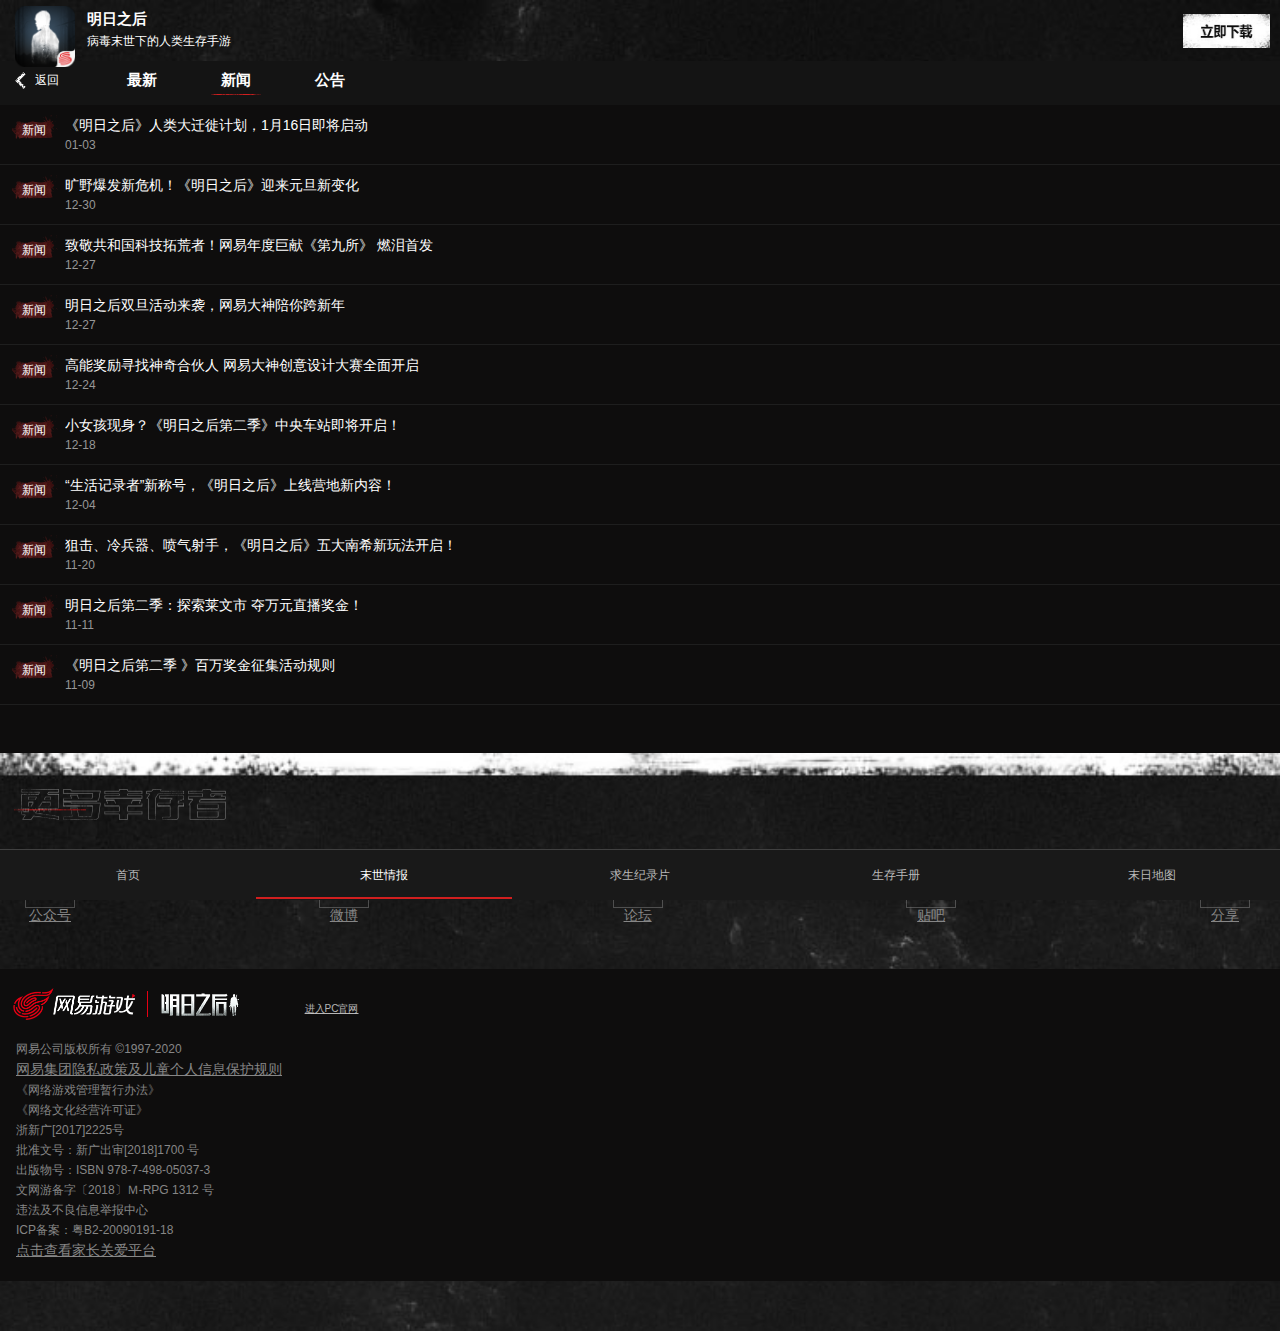
<file: index4.html>
<!DOCTYPE html>
<html lang="en">

<head>
    <meta charset="UTF-8">
    <title>网易《明日之后》手游官网-病毒末世下的人类生存手游</title>
    <meta name="from" content="git:SURVIVE/survive-fab-m-28767-20181019">
    <meta name="author" content="网易，NetEase Inc.">
    <meta name="copyright" content="网易，NetEase Inc.">
    <meta name="editor" content="luanxinyu,huangyi">
    <meta name="front-end technicist" content="mod">
    <meta name="designer" content="chenhonghong">
    <meta name="pmid" content="28767">
    <meta name="keywords"
        content="《明日之后》，《明日之后》手游，《明日之后》官网，《明日之后》游戏，《明日之后》网站，网易《明日之后》，《明日之后》网易，《明日之后》官方游戏，《明日之后》游戏官方，手游《明日之后》官网，游戏《明日之后》礼包，《明日之后》下载，《明日之后》安卓，《明日之后》iOS，《明日之后》苹果，《明日之后》福利，《明日之后》助手，网易手游，生存，生存游戏，新品类游戏，新游戏">
    <meta name="description" content="活下去，一起！赶走饥饿；武装自己；搭建避难所；最后，直面恐惧。和幸存者们一起，守护人类文明最后的火种，在病毒末世之下，一起活下去。">

    <meta name="format-detection" content="telephone=no">
    <meta name="format-detection" content="address=no">
    <!--for baidu 识别移动端页面并禁止百度转码-->
    <meta name="applicable-device" content="mobile">
    <meta http-equiv="Cache-Control" content="no-transform">
    <meta http-equiv="Cache-Control" content="no-siteapp">
    <!--viewport 设置，如果页面实际情况不允许缩放请加上,user-scalable=no-->
    <meta name="viewport"
        content="width=device-width, initial-scale=1.0, maximum-scale=1.0, user-scalable=0,minimal-ui">
    <meta name="apple-mobile-web-app-capable" content="yes">
    <!-- 先引入 normalize == reset -->
    <link rel="stylesheet" href="./lib/normalize.css">
    <!-- 然后引入 common -->
    <link rel="stylesheet" href="./css/common.css">
    <!-- 最后引入 当前页面样式 -->
    <link rel="stylesheet" href="./css/index4.css">
    <!-- <link rel="dns-prefetch" href="https://nie.res.netease.com"> -->
    <!-- <link rel="stylesheet" href="https://nie.res.netease.com/comm/js/nie/ref/css/swiper.3.4.1.css"> -->
    <!-- <link rel="stylesheet" href="https://mrzh.res.netease.com/m/fab/20181019112315/css/order_9676660.css">
    <link rel="stylesheet" href="https://mrzh.res.netease.com/m/fab/20181019112315/css/index_3c84460.css"> -->
    <!-- 渠道页样式 -->
    <style type="text/css" id="qdy_style" pub-name="下载按钮样式"></style>
    <!-- 网站小图标 link:favicon  -->
    <link rel="shortcut icon" href="title.png" type="image/x-icon">

</head>

<body>
    <!-- 主体部分 -->
    <div class="main">
        <!-- 头部 -->
        <header>
            <a href="#" class="logo"></a>
            <div class="head-text">
                <h4>明日之后</h4>
                <p>病毒末世下的人类生存手游</p>
            </div>
            <a href="#" class="ljxz">立即下载</a>
        </header>
        <div class="new-tab">
            <a href="#" class="back">返回</a>
            <a href="#" class="item">最新</a>
            <a href="#" class="xw">新闻</a>
            <a href="#" class="item">公告</a>
        </div>
        <ul>
            <li>
                <span class="title">新闻</span>
                <a href="#">
                    <span class="tit">《明日之后》人类大迁徙计划，1月16日即将启动</span>
                    <span class="time">01-03</span>
                </a>
            </li>
            <li>
                <span class="title">新闻</span>
                <a href="#">
                    <span class="tit">旷野爆发新危机！《明日之后》迎来元旦新变化</span>
                    <span class="time">12-30</span>
                </a>
            </li>
            <li>
                <span class="title">新闻</span>
                <a href="#">
                    <span class="tit">致敬共和国科技拓荒者！网易年度巨献《第九所》 燃泪首发</span>
                    <span class="time">12-27</span>
                </a>
            </li>
            <li>
                <span class="title">新闻</span>
                <a href="#">
                    <span class="tit">明日之后双旦活动来袭，网易大神陪你跨新年</span>
                    <span class="time">12-27</span>
                </a>
            </li>
            <li>
                <span class="title">新闻</span>
                <a href="#">
                    <span class="tit">高能奖励寻找神奇合伙人 网易大神创意设计大赛全面开启</span>
                    <span class="time">12-24</span>
                </a>
            </li>
            <li>
                <span class="title">新闻</span>
                <a href="#">
                    <span class="tit">小女孩现身？《明日之后第二季》中央车站即将开启！</span>
                    <span class="time">12-18</span>
                </a>
            </li>
            <li>
                <span class="title">新闻</span>
                <a href="#">
                    <span class="tit">“生活记录者”新称号，《明日之后》上线营地新内容！</span>
                    <span class="time">12-04</span>
                </a>
            </li>
            <li>
                <span class="title">新闻</span>
                <a href="#">
                    <span class="tit">狙击、冷兵器、喷气射手，《明日之后》五大南希新玩法开启！</span>
                    <span class="time">11-20</span>
                </a>
            </li>
            <li>
                <span class="title">新闻</span>
                <a href="#">
                    <span class="tit">明日之后第二季：探索莱文市 夺万元直播奖金！</span>
                    <span class="time">11-11</span>
                </a>
            </li>
            <li>
                <span class="title">新闻</span>
                <a href="#">
                    <span class="tit">《明日之后第二季 》百万奖金征集活动规则</span>
                    <span class="time">11-09</span>
                </a>
            </li>
        </ul>
    </div>
    <!-- 通用底部 -->
    <section class="buttom">
        <div class="more-servive"></div>
        <ul>
            <li class="wx">
                <a href="#">
                    <i></i>
                    <span>公众号</span>
                </a>
            </li>
            <li class="wb">
                <a href="#">
                    <i></i>
                    <span>微博</span>
                </a>
            </li>
            <li class="lt">
                <a href="#">
                    <i></i>
                    <span>论坛</span>
                </a>
            </li>
            <li class="tb">
                <a href="#">
                    <i></i>
                    <span>贴吧</span>
                </a>
            </li>
            <li class="fx">
                <a href="#">
                    <i></i>
                    <span>分享</span>
                </a>
            </li>
        </ul>
        <!-- 底部logo -->
        <div class="buttom-logo">
            <a href="#" class="logo1"></a>
            <i></i>
            <a href="#" class="logo2"></a>
            <a href="#" class="go-pc">进入PC官网</a>
        </div>
        <!-- 版权 -->
        <div class="copy">
            <p>网易公司版权所有 ©1997-2020</p>
            <p><a href="#">网易集团隐私政策及儿童个人信息保护规则</a></p>
            <p>《网络游戏管理暂行办法》</p>
            <p>《网络文化经营许可证》</p>
            <p>浙新广[2017]2225号 </p>
            <p>批准文号：新广出审[2018]1700 号</p>
            <p>出版物号：ISBN 978-7-498-05037-3 </p>
            <p>文网游备字〔2018〕Ｍ-RPG 1312 号</p>
            <p>违法及不良信息举报中心</p>
            <p>ICP备案：粤B2-20090191-18</p>
            <p><a href="#">点击查看家长关爱平台</a></p>
        </div>
    </section>

    <!-- 固定导航 -->
    <div class="nav">
        <a href="#" class="nav1">首页</a>
        <a href="#" class="nav2">末世情报</a>
        <a href="#" class="nav3">求生纪录片</a>
        <a href="#" class="nav4">生存手册</a>
        <a href="#" class="nav5">末日地图</a>
    </div>
</body>

</html>
</file>
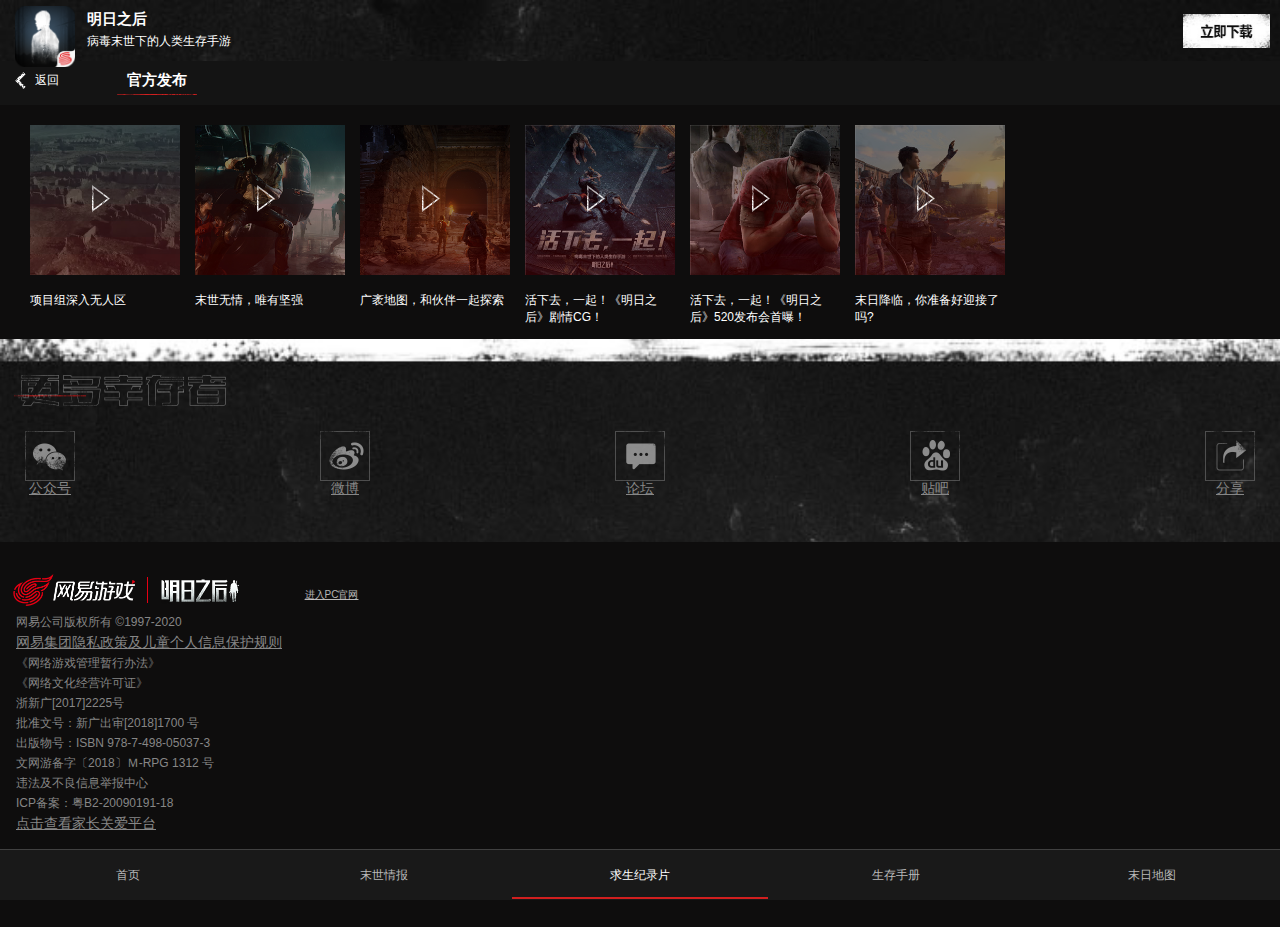
<file: index5.html>
<!DOCTYPE html>
<html lang="en">

<head>
    <meta charset="UTF-8">
    <title>网易《明日之后》手游官网-病毒末世下的人类生存手游</title>
    <meta name="from" content="git:SURVIVE/survive-fab-m-28767-20181019">
    <meta name="author" content="网易，NetEase Inc.">
    <meta name="copyright" content="网易，NetEase Inc.">
    <meta name="editor" content="luanxinyu,huangyi">
    <meta name="front-end technicist" content="mod">
    <meta name="designer" content="chenhonghong">
    <meta name="pmid" content="28767">
    <meta name="keywords"
        content="《明日之后》，《明日之后》手游，《明日之后》官网，《明日之后》游戏，《明日之后》网站，网易《明日之后》，《明日之后》网易，《明日之后》官方游戏，《明日之后》游戏官方，手游《明日之后》官网，游戏《明日之后》礼包，《明日之后》下载，《明日之后》安卓，《明日之后》iOS，《明日之后》苹果，《明日之后》福利，《明日之后》助手，网易手游，生存，生存游戏，新品类游戏，新游戏">
    <meta name="description" content="活下去，一起！赶走饥饿；武装自己；搭建避难所；最后，直面恐惧。和幸存者们一起，守护人类文明最后的火种，在病毒末世之下，一起活下去。">

    <meta name="format-detection" content="telephone=no">
    <meta name="format-detection" content="address=no">
    <!--for baidu 识别移动端页面并禁止百度转码-->
    <meta name="applicable-device" content="mobile">
    <meta http-equiv="Cache-Control" content="no-transform">
    <meta http-equiv="Cache-Control" content="no-siteapp">
    <!--viewport 设置，如果页面实际情况不允许缩放请加上,user-scalable=no-->
    <meta name="viewport"
        content="width=device-width, initial-scale=1.0, maximum-scale=1.0, user-scalable=0,minimal-ui">
    <meta name="apple-mobile-web-app-capable" content="yes">
    <!-- 先引入 normalize == reset -->
    <link rel="stylesheet" href="./lib/normalize.css">
    <!-- 然后引入 common -->
    <link rel="stylesheet" href="./css/common.css">
    <!-- 最后引入 当前页面样式 -->
    <link rel="stylesheet" href="./css/index5.css">
    <!-- <link rel="dns-prefetch" href="https://nie.res.netease.com"> -->
    <!-- <link rel="stylesheet" href="https://nie.res.netease.com/comm/js/nie/ref/css/swiper.3.4.1.css"> -->
    <!-- <link rel="stylesheet" href="https://mrzh.res.netease.com/m/fab/20181019112315/css/order_9676660.css">
    <link rel="stylesheet" href="https://mrzh.res.netease.com/m/fab/20181019112315/css/index_3c84460.css"> -->
    <!-- 渠道页样式 -->
    <style type="text/css" id="qdy_style" pub-name="下载按钮样式"></style>
    <!-- 网站小图标 link:favicon  -->
    <link rel="shortcut icon" href="title.png" type="image/x-icon">

</head>

<body>
    <!-- 主体部分 -->
    <div class="main">
        <!-- 头部 -->
        <header>
            <a href="#" class="logo"></a>
            <div class="head-text">
                <h4>明日之后</h4>
                <p>病毒末世下的人类生存手游</p>
            </div>
            <a href="#" class="ljxz">立即下载</a>
        </header>

        <div class="video-tab">
            <a href="#" class="back">返回</a>
            <a href="#" class="fabu">官方发布</a>
        </div>
        <div class="video-list">
            <a href="#">
                <img src="./image/video-list1.jpg" alt="">
                <span></span>
                <i></i>
                <p>项目组深入无人区</p>
            </a>
            <a href="#">
                <img src="./image/video-list2.jpg" alt="">
                <span></span>
                <i></i>
                <p>末世无情，唯有坚强</p>
            </a>
            <a href="#">
                <img src="./image/video-list3.jpg" alt="">
                <span></span>
                <i></i>
                <p>广袤地图，和伙伴一起探索</p>
            </a>
            <a href="#">
                <img src="./image/video-list4.jpg" alt="">
                <span></span>
                <i></i>
                <p>活下去，一起！《明日之后》剧情CG！</p>
            </a>
            <a href="#">
                <img src="./image/video-list5.jpg" alt="">
                <span></span>
                <i></i>
                <p>活下去，一起！《明日之后》520发布会首曝！</p>
            </a>
            <a href="#">
                <img src="./image/video-list6.jpg" alt="">
                <span></span>
                <i></i>
                <p>末日降临，你准备好迎接了吗?</p>
            </a>
        </div>


        <!-- 通用底部 -->
        <section class="buttom">
            <div class="more-servive"></div>
            <ul>
                <li class="wx">
                    <a href="#">
                        <i></i>
                        <span>公众号</span>
                    </a>
                </li>
                <li class="wb">
                    <a href="#">
                        <i></i>
                        <span>微博</span>
                    </a>
                </li>
                <li class="lt">
                    <a href="#">
                        <i></i>
                        <span>论坛</span>
                    </a>
                </li>
                <li class="tb">
                    <a href="#">
                        <i></i>
                        <span>贴吧</span>
                    </a>
                </li>
                <li class="fx">
                    <a href="#">
                        <i></i>
                        <span>分享</span>
                    </a>
                </li>
            </ul>
            <!-- 底部logo -->
            <div class="buttom-logo">
                <a href="#" class="logo1"></a>
                <i></i>
                <a href="#" class="logo2"></a>
                <a href="#" class="go-pc">进入PC官网</a>
            </div>
            <!-- 版权 -->
            <div class="copy">
                <p>网易公司版权所有 ©1997-2020</p>
                <p><a href="#">网易集团隐私政策及儿童个人信息保护规则</a></p>
                <p>《网络游戏管理暂行办法》</p>
                <p>《网络文化经营许可证》</p>
                <p>浙新广[2017]2225号 </p>
                <p>批准文号：新广出审[2018]1700 号</p>
                <p>出版物号：ISBN 978-7-498-05037-3 </p>
                <p>文网游备字〔2018〕Ｍ-RPG 1312 号</p>
                <p>违法及不良信息举报中心</p>
                <p>ICP备案：粤B2-20090191-18</p>
                <p><a href="#">点击查看家长关爱平台</a></p>
            </div>
        </section>

        <!-- 固定导航 -->
        <div class="nav">
            <a href="#" class="nav1">首页</a>
            <a href="#" class="nav2">末世情报</a>
            <a href="#" class="nav3">求生纪录片</a>
            <a href="#" class="nav4">生存手册</a>
            <a href="#" class="nav5">末日地图</a>
        </div>
</body>

</html>
</file>
<file: css/common.css>
html,
body,
h1,
h2,
h3,
h4,
h5,
h6,
div,
dl,
dt,
dd,
ul,
ol,
li,
p,
blockquote,
pre,
hr,
figure,
table,
caption,
th,
td,
form,
fieldset,
legend,
input,
button,
textarea,
menu {
  margin: 0;
  padding: 0
}

html,
body,
fieldset,
img,
iframe,
abbr {
  border: 0
}

li {
  list-style: none
}

textarea {
  overflow: auto;
  resize: none
}

a,
button {
  cursor: pointer
}

h1,
h2,
h3,
h4,
h5,
h6,
em,
strong,
b {
  font-weight: 700
}

a,
a:hover {
  text-decoration: none
}

body,
html {
  width: 100%;
  font-weight: 400;
  display: -webkit-box;
  -webkit-box-orient: vertical;
  -webkit-box-align: center
}

html {
  -ms-text-size-adjust: 100%;
  -webkit-text-size-adjust: 100%;
  font-family: "Microsoft YaHei", "Helvetica Neue", Arial, HelveticaNeue, Helvetica, "BBAlpha Sans", sans-serif
}

body {
  background: #0e0d0d;
  opacity: 1;
  -webkit-transition: opacity 500ms ease-in;
  transition: opacity 500ms ease-in
}

a {
  text-decoration: none
}

input {
  -webkit-appearance: none
}

* {
  outline: 0;
  -webkit-tap-highlight-color: transparent;
  -webkit-touch-callout: none;
  -webkit-focus-ring-color: rgba(0, 0, 0, 0)
}

p,
a,
li,
span,
input {
  font-size: .28rem
}

h1 {
  font-size: .32rem
}

h2 {
  font-size: .34rem
}

h3 {
  font-size: .3rem
}

h4 {
  font-weight: 400;
  font-size: .3rem
}

h5 {
  font-size: .28rem
}

textarea {
  font-size: 24px
}

a {
  color: #434343
}

html {
  font-size: 312.5%
}

@media screen and (max-width:359px) and (orientation:portrait) {
  html {
    font-size: 266.67%
  }
}

@media screen and (min-width:360px) and (max-width:374px) and (orientation:portrait) {
  html {
    font-size: 300%
  }
}

@media screen and (min-width:384px) and (max-width:399px) and (orientation:portrait) {
  html {
    font-size: 320%
  }
}

@media screen and (min-width:400px) and (max-width:413px) and (orientation:portrait) {
  html {
    font-size: 333.33%
  }
}

@media screen and (min-width:414px) and (max-width:431px) and (orientation:portrait) {
  html {
    font-size: 345%
  }
}

@media screen and (min-width:432px) and (max-width:479px) and (orientation:portrait) {
  html {
    font-size: 360%
  }
}

@media screen and (min-width:480px) and (max-width:639px) and (orientation:portrait) {
  html {
    font-size: 400%
  }
}

@media screen and (min-width:640px) and (orientation:portrait) {
  html {
    font-size: 533.33%
  }
}

.swiper-container img {
  width: 100%;
  display: block
}

.swiper-container-horizontal>.swiper-pagination-bullets .swiper-pagination-bullet {
  margin: 0 .05rem
}

.part h3 {
  text-indent: -9999px;
  background-size: auto 100%;
  background-repeat: no-repeat;
  background-position: center
}

.tab-nav {
  padding: 0;
  height: .8rem
}

.popup {
  z-index: 1000;
  position: fixed;
  top: 0;
  left: 0;
  bottom: 0;
  right: 0;
  opacity: 0;
  display: none;
  width: 100%;
  height: 100%
}

.popup.show {
  opacity: 1
}

.popup .window {
  position: absolute;
  width: 100%;
  height: 4.5rem;
  left: 0;
  top: 50%;
  margin-top: -2rem;
  background: rgba(0, 0, 0, .8)
}

.popup .window .window-content {
  display: none
}

.popup .qrBox {
  padding-top: .56rem
}

.popup .qrBox img {
  width: 2.2rem;
  vertical-align: top;
  display: block;
  margin: 0 auto .2rem
}

.popup .qrBox p {
  text-align: center;
  color: #fff;
  font-size: .28rem;
  line-height: .5rem
}

.popup .window-qq {
  padding-top: .45rem
}

.popup .qq {
  display: block;
  height: .6rem;
  line-height: .6rem;
  color: #fff;
  font-size: .28rem;
  text-align: center
}

.popup.s-wx .window-wx {
  display: block
}

.popup.s-wb .window-wb {
  display: block
}

.popup.s-qq .window-qq {
  display: block
}

.game-order-ctn {
  z-index: 9;
  background: rgba(0, 0, 0, .85)
}

.game-order-ctn input {
  background: 0 0
}

.game-order-ctn .product-icon {
  display: none
}

.game-order-ctn .order-ctn {
  padding-top: 3rem
}

.game-order-ctn .order-ctn .input input {
  color: #fff
}

.game-order-ctn .order-ctn .input .clear-btn {
  background-color: #d11f1f;
  line-height: .52rem
}

.game-order-ctn .order-ctn .order-btn {
  width: 4.31rem;
  height: 1.45rem;
  background: url(https://mrzh.res.netease.com/m/fab/20181019112315/img/btn_post_order_5cc9659.png) no-repeat;
  background-size: cover;
  -moz-box-shadow: none;
  -ms-box-shadow: none;
  -webkit-box-shadow: none;
  box-shadow: none;
  margin: .2rem auto 0;
  text-indent: -9999rem
}

.game-order-ctn .order-ctn .order-btn.disabled {
  background: url(https://mrzh.res.netease.com/m/fab/20181019112315/img/btn_post_order_5cc9659.png) no-repeat;
  background-size: cover
}

.game-order-ctn .close-btn {
  text-indent: -9999rem;
  border: 0;
  background: url(https://mrzh.res.netease.com/m/fab/20181019112315/img/icon_close_order_1698650.png) center no-repeat;
  background-size: .78rem .78rem
}

.successWrap {
  position: fixed;
  top: 0;
  width: 100%;
  height: 100%;
  z-index: 9;
  background: rgba(0, 0, 0, .85);
  opacity: 0;
  visibility: hidden;
  box-sizing: border-box
}

.successWrap.show {
  opacity: 1;
  visibility: visible
}

.successWrap .bg {
  position: absolute;
  width: 100%;
  height: 100%;
  z-index: 1
}

.successWrap .contentBox {
  position: absolute;
  width: 4.2rem;
  top: 50%;
  left: 50%;
  -moz-transform: translate(-50%, -50%);
  -webkit-transform: translate(-50%, -50%);
  -ms-transform: translate(-50%, -50%);
  transform: translate(-50%, -50%);
  z-index: 2
}

.successWrap .contentBox .tips {
  font-size: .3rem;
  line-height: .6rem;
  color: #fff;
  margin-bottom: .6rem
}

.successWrap .contentBox .qrcode-item {
  display: -webkit-box;
  display: -moz-box;
  display: box;
  -webkit-box-align: center;
  -moz-box-align: center;
  box-align: center;
  margin-bottom: .45rem
}

.successWrap .contentBox .qrcode-img-box {
  margin-right: .2rem;
  width: 1.5rem;
  height: 1.5rem;
  background: url(https://mrzh.res.netease.com/m/fab/20181019112315/img/qrcode/line_bg_1_6dfa947.png) 0 0 no-repeat;
  background-size: 100% 100%;
  position: relative;
  overflow: hidden
}

.successWrap .contentBox .qrcode-detail {
  text-align: left
}

.successWrap .contentBox h3,
.successWrap .contentBox .sub-text {
  font-size: .24rem;
  color: #bebebe;
  line-height: .32rem
}

.successWrap .contentBox .qrcode-line {
  margin: .16rem 0;
  width: .27rem;
  height: .02rem;
  display: block;
  background: #9a9a9a
}

.successWrap .contentBox img {
  margin: .1rem;
  display: block;
  width: 1.3rem;
  height: 1.3rem
}

.successWrap .close-btn {
  position: absolute;
  text-indent: -9999rem;
  border: 0;
  background: url(https://mrzh.res.netease.com/m/fab/20181019112315/img/icon_close_order_1698650.png) center no-repeat;
  background-size: .78rem .78rem;
  bottom: 2rem;
  left: 50%;
  -moz-transform: translate(-50%, 0);
  -webkit-transform: translate(-50%, 0);
  -ms-transform: translate(-50%, 0);
  transform: translate(-50%, 0)
}

.Layer {
  position: fixed;
  top: 0;
  left: 0;
  width: 100%;
  height: 100%;
  background: #000;
  filter: alpha(opacity=0);
  opacity: 0;
  z-index: -1;
  -webkit-transition: all .3s;
  -moz-transition: all .3s;
  -ms-transition: all .3s;
  transition: all .3s
}

.Layer.on {
  opacity: .008;
  filter: alpha(opacity=.8);
  filter: alpha(opacity=80);
  opacity: .8;
  z-index: 10000
}

.pop {
  position: fixed;
  top: 50%;
  left: 50%;
  z-index: 10000;
  display: none;
  opacity: 1
}
</file>
<file: css/index.css>
html,
body {
    margin: 0;
    padding: 0;
    height: 100%;
    font-weight: 400;
    background-color: #0e0d0d;
}

p {
    display: block;
    margin-block-start: 1em;
    margin-block-end: 1em;
    margin-inline-start: 0px;
    margin-inline-end: 0px;
}

li {
    font-size: .28rem;
}

.main {
    width: 100%;
    height: 6.8rem;
    position: relative;
    padding-top: 1.22rem;
    background: url(../image/main1.jpg) center top no-repeat;
    background-size: 100% auto;
    background-position-y: 1.22rem;
}

.topnav {
    width: 100%;
    height: 1.22rem;
    background: url(../image/top-nav5.jpg) no-repeat;
    background-size: 100% auto;
    position: fixed;
    z-index: 4;
    top: 0;
    left: 0;
    display: flex;
    align-items: start;
    margin: auto;
}

.topnav .logo {
    display: block;
    background: url(../image/top-nav1.webp) center center no-repeat;
    background-size: 100% auto;
    width: 2.7rem;
    height: 1.1rem;
    margin-left: -.1rem;
    margin-top: .25rem;
    position: relative;
}

.topnav .logo::after {
    content: '';
    width: 2px;
    height: .68rem;
    position: absolute;
    right: 0rem;
    top: .2rem;
    background: url(../image/top-nav2.png) left top no-repeat;
    background-size: 100% 100%;
}

.topnav .icon {
    display: block;
    background: url(../image/top-nav3.png) no-repeat;
    background-size: 100% auto;
    width: .92rem;
    height: .92rem;
    margin-left: .15rem;
    margin-top: .25rem;
}

.topnav .center {
    flex: 1;
    margin-left: .2rem;
    color: #fff;

}

.topnav .jinru {
    background: url(../image/top-nav4.png) 0 0 no-repeat;
    background-size: 100% 100%;
    color: #000;
    display: block;
    width: 1.6rem;
    height: .56rem;
    color: #fff;
    font-size: 0;
    text-align: center;
    line-height: .5rem;
    margin-right: .2rem;
    margin-top: .32rem;
}

.video {
    position: absolute;
    top: 4.8rem;
    left: 0;
    right: 0;
    margin: auto;
    width: .8rem;
    height: .8rem;
    display: block;
    background: url(../image/videio.png) 0 0 no-repeat;
    background-size: 100% 100%;
}

.shipin {
    margin-top: 5.8rem;
    text-align: center;
    font-size: 0;
    height: 1.14rem;
    margin-bottom: -.15rem;
}

.shipin .xiazai {
    display: inline-block;
    vertical-align: top;
    width: 2.77rem;
    height: .7rem;
    background: url(../image/xiazai.png) no-repeat;
    background-size: 100% auto;
    margin-top: .08rem;
    font-size: 0;
}

.shipin .qianwang {
    display: inline-block;
    vertical-align: top;
    width: 2.54rem;
    height: .7rem;
    background: url(../image/qianwang.png) no-repeat;
    background-size: 100% auto;
    font-size: 0;
    margin-top: .08rem;
    margin-left: .4rem;
}


/* 文字部分 */
.text {
    overflow: hidden;
    width: 100%;
    height: 14.17rem;
    background: url(../image/content.jpg) center top no-repeat;
    background-size: 100% 100%;
}

.text-top {
    width: 6.8rem;
    height: auto;
    margin: 2.3rem auto .2rem;
}

.text-buttom {
    width: 100%;
    height: 9.82rem;
    margin: .4rem auto;
    position: relative;
}

.text-buttom1 {
    display: block;
    width: 100%;
    transition: all 2s;
    opacity: 0;

}

.text-item {
    position: absolute;
    top: 0;
    left: 0;
    width: 100%;
}

.text-item ul li {
    display: flex;
    width: 100%;
    height: 3.12rem;
    margin-bottom: .65rem;
    font-size: .28rem;
}

.text-item-li1 {
    text-align: right;
}


.text-item ul li img {
    width: 3.12rem;
    display: inline-block;
}

.text-item1 {
    width: 3.1rem;
    display: inline-block;
    padding-left: .4rem;
}

.text-item2 {
    /* width: 3.1rem; */
    display: inline-block;
    padding-left: .4rem;
}

.text-item3 {
    width: 3.6rem;
    display: inline-block;
    padding-right: .4rem;
}

.text-item1 h2,
.text-item2 h2,
.text-item3 h2 {
    color: red;
    font-size: .32rem;
    position: relative;
}


.text-item1 h3,
.text-item2 h3,
.text-item3 h3 {
    color: red;
    font-size: .3rem;
}

.text-item1 p,
.text-item2 p,
.text-item3 p {
    color: #FFF;
    font-size: .24rem;
}


/* 生存指南 */
.shengcun {
    width: 100%;
    height: 9.75rem;
    position: relative;
    background: url(../image/shengcun.jpg) center top no-repeat;
    background-size: 100% 100%;

}

.newnav {
    width: 100%;
    height: .5rem;
    z-index: 2;
    padding-top: 2rem;
}

.newnav p:nth-child(1) {
    width: .7rem;
    margin-left: .45rem;
    margin-top: -.3rem;
    float: left;
}

.newnav span:nth-child(1) {
    border-bottom: 2px solid #ae1a1a;
}

.newnav span {
    width: 100%;
    line-height: .5rem;
    display: block;
    color: #000;
    font-size: .18rem;
    text-align: center;
}

.newnav p:nth-child(2) {
    float: right;
    width: 2.13rem;
    background: url(../image/newnav.png) no-repeat;
    background-size: 100% auto;
    margin-right: .45rem;
    height: .41rem;
}

.slid {
    width: 100%;
}

.slid img {
    width: 100%;
    margin-left: auto;
    margin-right: auto;

}

.anniu {
    width: 100%;
    height: .22rem;
    font-size: 0;
    text-align: center;
    padding-top: .6rem;
}

.anniu span {

    width: 8px;
    height: 8px;
    margin-right: .1rem;
    display: inline-block;
    border-radius: 100%;
    background: #000;
    opacity: .3;
}

.anniu span:nth-child(3) {
    opacity: 1;
    background-color: red;
}

.anniuleft {
    width: .42rem;
    height: .7rem;
    margin-top: 2.04rem;
    left: 2.1rem;
    background: url(../image/anniuleft.png);
    background-size: 100% 100%;
    position: absolute;
    top: 58%;
    z-index: 10;
}

.anniuright {
    width: .42rem;
    height: .7rem;
    margin-top: 2.04rem;
    right: 2.1rem;
    background: url(../image/anniuright.png);
    background-size: 100% 100%;
    position: absolute;
    top: 58%;
    z-index: 10;
}

/* 通用底部 */
.buttom {
    padding-bottom: 0;
    width: 100%;
    box-sizing: border-box;
    position: relative;
    background: url(../image/buttom1.jpg) 50% 0 no-repeat #000;
    background-size: 100% 100%;
    border-bottom-color: #151414;
}

.buttom ul {
    display: -webkit-box;
    -webkit-box-orient: horizontal;
    -webkit-box-pack: justify;
    margin-bottom: .3rem;
    margin-top: .5rem;
    padding: 0 .5rem;
}

.buttom ul li {
    text-align: center;
    border-color: #87939c;
}

.buttom a {
    color: rgba(255, 255, 255, .7);
    text-decoration: none;
}


.buttom ul li i {
    width: 1rem;
    height: 1rem;
    display: block;
    font-family: sharefont !important;
    font-style: normal;
    -webkit-font-smoothing: antialiased;
    -webkit-text-stroke-width: 0;
}

.buttom ul .wx i {
    background: url(../image/bottom-wx.png) no-repeat;
    background-size: 100% auto;
}

.buttom ul .wb i {
    background: url(../image/bottom-wb.png) no-repeat;
    background-size: 100% auto;
}

.buttom ul .lt i {
    background: url(../image/bottom-lt.png) no-repeat;
    background-size: 100% auto;
}

.buttom ul .tb i {
    background: url(../image/bottom-tb.png) no-repeat;
    background-size: 100% auto;
}

.buttom ul .fx i {
    background: url(../image/bottom-fx.png) no-repeat;
    background-size: 100% auto;
}

/* 版权 */
.copy {
    background: #0e0d0d;
    padding: 1rem .32rem .4rem;
}

.copy p {
    text-align: left;
    font-size: .24rem;
    line-height: .4rem;
    margin-block-start: 0em;
    margin-block-end: 0em;
    color: rgba(255, 255, 255, .7);
}

/* 底部logo */
.buttom-logo {
    position: absolute;
    top: 1.8rem;
    left: 0.26rem;
    font-size: 0;
}

.buttom-logo a {
    font-size: 0.2rem;
    text-decoration: underline;
    display: inline-block;
    vertical-align: top;
}

.logo1 {
    width: 2.43rem;
    height: .63rem;
    background: url(../image/buttom-logo1.png) no-repeat;
    background-size: 100% auto;
}

.buttom-logo i {
    display: inline-block;
    vertical-align: top;
    height: .53rem;
    border-left: 1px solid #e60013;
    margin: .05rem .25rem 0;
}

.logo2 {
    width: 1.56rem;
    height: .51rem;
    background: url(../image/bottom-logo2.png) no-repeat;
    background-size: 100% auto;
    margin-top: .1rem;
}

.go-pc {
    color: rgba(255, 255, 255, .7);
    position: absolute;
    bottom: 0.1rem;
    width: auto;
    right: -2.4rem;
    text-decoration: underline;
}

.to-top {
    width: .96rem;
    height: .96rem;
    display: block;
    position: absolute;
    right: .26rem;
    margin-left: -.25rem;
    display: -webkit-box;
    -webkit-box-pack: center;
    border: 1px solid #eaf1fa;
    background: transparent;
    bottom: .4rem;
    color: rgba(255, 255, 255, .7);
    overflow: hidden;
}

.to-top i {
    display: block;
    width: .3rem;
    height: .3rem;
    border-left: .08rem solid #100000;
    border-top: .08rem solid #100000;
    border-bottom: 0;
    border-right: 0;
    transform: rotate(45deg);
    margin-top: .4rem;
    border-color: #eaf1fa;
}
</file>
<file: css/index1.css>
html,
body {
    margin: 0;
    padding: 0;
    height: 100%;
    font-weight: 400;
    background-color: #0e0d0d;
}

p {
    display: block;
    margin-block-start: 1em;
    margin-block-end: 1em;
    margin-inline-start: 0px;
    margin-inline-end: 0px;
}

li {
    font-size: .28rem;
}

/* 主体 */
.main {
    width: 100%;
    min-height: 100%;
    position: relative;
}

header {
    position: relative;
    position: fixed;
    left: 0;
    top: 0;
    height: 1.22rem;
    display: -webkit-box;
    z-index: 9;
    width: 100%;
    background-size: 100%;
    background: url(../image/header.jpg) no-repeat;
    background-size: 100%;
}

.logo {
    width: 1.21rem;
    position: relative;
    z-index: 2;
    height: 1.21rem;
    margin-right: .23rem;
    background: url(../image/logo.png) center center no-repeat;
    background-size: cover;
    display: block;
    margin-left: .29rem;
    margin-top: .12rem;
}

.head-text {
    margin-top: .2rem;
}

.head-text h4 {
    color: #fff;
    font-size: .3rem;
    font-weight: 700;
}

.head-text p {
    color: #fff;
    line-height: .28rem;
    font-size: .24rem;
    margin-top: .05rem;
}

.section1 {
    height: 7.08rem;
    margin-top: 1.22rem;
    background: url(../image/section.jpg) no-repeat top center;
    background-size: 100%;
    position: relative;
}

.bth-wrap {
    width: 100%;
    height: 1.14rem;
    position: absolute;
    left: 0;
    bottom: 0;
    background: #000;
    font-size: 0;
    text-align: center;
}

.xiazai {
    width: 2.7rem;
    height: .7rem;
    line-height: .75rem;
    text-align: center;
    color: #fff;
    font-weight: 700;
    font-size: .3rem;
    background: url(../image/xiazai1.png) no-repeat;
    background-size: 100%;
    margin-top: .22rem;
}

.bth-wrap a {
    display: inline-block;
    vertical-align: top;
}

.bth-employ {
    width: 2.54rem;
    height: .7rem;
    background: url(../image/qianwang.png) no-repeat;
    background-size: 100%;
    margin-left: .4rem;
    margin-top: .22rem;
}

.bth-video {
    position: absolute;
    top: 3.3rem;
    left: 0;
    right: 0;
    margin: auto;
    width: .86rem;
    height: .86rem;
    background: url(../image/video.png) no-repeat;
    background-size: 100% auto;
}

.section1 span {
    width: .28rem;
    height: .4rem;
    background: url(../image/xiajiantou.png) no-repeat;
    background-size: 100%;
    position: absolute;
    left: 50%;
    top: 5.6rem;
    margin-left: -.14rem;
}

/* 末世情报 */

.section2 {
    height: 15.75rem;
    background: url(../image/meqb.jpg) no-repeat center -.4rem;
    background-size: 100%;
    position: relative;
    padding-top: .8rem;
    border-top: 1px solid rgba(255, 255, 255, .12);
    box-sizing: border-box;
}

.lbt {
    width: 100%;
    height: 3.68rem;
    margin-bottom: 1.84rem;
}

.lbt img {
    width: 6.8rem;
    margin-left: 0.3rem;
}

.section2 .switch {
    position: absolute;
    left: 0;
    right: 0;
    top: .1rem;
    margin: auto;
    width: 2.6rem;
    height: .5rem;
    display: flex;
    background: #141212;
}

.section2 .switch a {
    display: inline-block;
    width: 50%;
    font-size: .24rem;
    color: #c8c8c8;
    line-height: .5rem;
    text-align: center;
}

.switch1 {
    background-color: #8e1515;
}

.section2 .title {
    width: 3.17rem;
    height: .62rem;
    position: absolute;
    left: .25rem;
    top: 5rem;
    background: url(../image/title1.png) no-repeat;
    background-size: 100%;
}

.news {
    height: 8.1rem;
    position: relative;
}

.news img {
    width: 100%;
    height: auto;
    vertical-align: top;
}

.item-run {
    width: 3.34rem;
    height: auto;
    background: #030303 url(../image/item-run.png) no-repeat;
    background-size: 100% auto;
    display: block;
    /* opacity: 0; */
    filter: alpha(opacity=0);
    position: absolute;
}

.tit {
    height: 1.1rem;
    color: #fff;
    font-size: .26rem;
    font-weight: 700;
    line-height: .34rem;
    margin-bottom: .12rem;
    overflow: hidden;
    display: -webkit-box;
    text-overflow: ellipsis;
    -webkit-box-orient: vertical;
    -webkit-line-clamp: 3;
    word-break: break-all;
    margin-top: .2rem;
}

.item-run em {
    display: block;
    width: 2.9rem;
    height: 1.35rem;
    overflow: hidden;
    margin: .24rem auto .2rem;
}

.sum {
    color: #c8c8c8;
    font-size: .2rem;
    line-height: .34rem;
    display: -webkit-box;
    overflow: hidden;
    /* 显示的行数 */
    -webkit-line-clamp: 3;
    /* 出现省略号 */
    -webkit-box-orient: vertical;

}

.line {
    font-size: .24rem;
    color: #5c5c5c;
    width: 2.8rem;
    height: .48rem;
    line-height: .48rem;
    display: inline-block;
    margin-top: .15rem;
    background: url(../image/line.png) no-repeat;
    background-size: 100% auto;
}

.item-run:nth-child(1) {
    top: 0;
    left: .3rem;
}

.item-run:nth-child(2) {
    top: 0;
    left: 52%;
}

.item-run:nth-child(3) {
    top: 5rem;
    left: .3rem;
}

.item-run:nth-child(4) {
    top: 3.35rem;
    left: 52%;
}

.more-run {
    display: block;
    width: 3.02rem;
    height: .24rem;
    background: url(../image/more.png) no-repeat;
    background-size: 100% auto;
    position: absolute;
    bottom: -.79rem;
    right: .25rem;
}

.tit,
.sum,
.line {
    padding: 0 .27rem;
    text-align: justify;
}

/* 生存指南 */
.section3 {
    height: 4.65rem;
    background: #181818 url(../image/shengcun1.jpg) no-repeat;
    background-size: 100%;
    position: relative;
    padding-top: 1.84rem;
}

.section3 .title {
    width: 3.4rem;
    height: .63rem;
    position: absolute;
    left: .25rem;
    top: .5rem;
    background: url(../image/title2.png) no-repeat;
    background-size: 100%;
}

.section3 .lbt img {
    width: 6.8rem;
    margin-left: 0.34rem;
}

/* 求生纪录片 */
.section4 {
    height: 7.1rem;
    background: url(../image/qiusheng.jpg) no-repeat;
    background-size: 100%;
    position: relative;
    overflow: hidden;
}

.section4 .swiper {

    height: 3.96rem;
    width: 100%;

    display: flex;
    margin: 0 auto;
    position: relative;
    overflow: hidden;
    z-index: 1;
}

.section4 .title {
    width: 3.92rem;
    height: .62rem;
    background: url(../image/jilupian.png) no-repeat;
    background-size: 100%;
    margin-left: .28rem;
    margin-bottom: .6rem;
    margin-top: 0.7rem;
}


.video {
    width: 2.24rem;
    height: 3.66rem;
    background: url(../image/text.png) no-repeat;
    background-size: 100% auto;
    position: relative;
    padding: .2rem 0 0;
    margin-bottom: .3rem;
    float: left;
    margin-left: 0.19rem;
}

.section4 a {
    color: #fff;
    height: 1.01rem;
    font-weight: 700;
    font-size: .24rem;
    line-height: .34rem;
    padding: 0 .24rem;
    overflow: hidden;
    display: -webkit-box;

}

.section4 .img {
    width: 1.9rem;
    height: 1.9rem;
    margin: .15rem auto 0;
    position: relative;
}

.img img {
    width: 100%;
    height: 100%;
}

.img::before {
    content: '';
    width: .36rem;
    height: .54rem;
    background: url(../image/video1.png) no-repeat;
    background-size: 100%;
    position: absolute;
    left: 50%;
    top: 50%;
    margin: -.27rem 0 0 -.18rem;
    z-index: 1;
}

.section4 .line {
    color: #5c5c5c;
    font-size: .24rem;
    width: 100%;
    position: absolute;
    bottom: 0;
    padding-left: .1rem;
    height: .38rem;
    line-height: .38rem;
}

.section4 .more-run {
    width: 3.02rem;
    height: .28rem;
    display: block;
    color: #fff;
    position: absolute;
    bottom: .5rem;
    right: .25rem;
    z-index: 20;
    background: url(../image/more.png) no-repeat;
    background-size: 100% auto;
}

/* 末日地图 */
.section5 {
    height: 2.79rem;
    overflow: hidden;
}

.item {
    width: 100%;
    height: 100%;
    float: left;
    padding-top: .8rem;
    position: relative;

    box-sizing: border-box;
}

.ditu {
    width: 100%;
    height: 100%;
    position: absolute;
    top: 0;
    left: 0;
}

.ditu img {
    width: 100%;
    height: 100%;

}

.item span {
    display: block;
    text-align: center;
    color: #fff;
    font-size: .4rem;
    font-weight: 700;
    line-height: .5rem;
    margin-bottom: .24rem;
    position: relative;
    z-index: 2;
}

.item a {
    display: block;
    width: 1.7rem;
    height: .5rem;
    line-height: .5rem;
    text-align: center;
    margin: 0 auto;
    color: #fff;
    position: relative;
    z-index: 2;
    background: url(../image/ditu2.png) no-repeat;
    background-size: 100%;
}

/* 通用底部 */
.buttom {
    padding-bottom: 0;
    width: 100%;
    box-sizing: border-box;
    position: relative;
    background-size: 100% 100%;
    /* border-bottom-color: #151414; */
    background: #000 url(../image/shou.jpg) no-repeat top center;
    background-size: 100% auto;
    border-bottom-color: #000;
    padding-top: .71rem;
}

.buttom .more-servive {
    width: 4.24rem;
    height: .63rem;
    background: url(../image/xingcunzhe.png) no-repeat;
    background-size: 100% auto;
    margin-left: .28rem;
}

.buttom ul {
    display: -webkit-box;
    -webkit-box-orient: horizontal;
    -webkit-box-pack: justify;
    /* margin-bottom: .3rem;
    margin-top: .57rem; */
    padding: 0.7rem .5rem;
}

.buttom ul li {
    text-align: center;
    border-color: #87939c;
}

.buttom a {
    /* color: rgba(255, 255, 255, .7); */
    color: #868686;
    text-decoration: underline;
}


.buttom ul li i {
    width: 1rem;
    height: 1rem;
    display: block;
    font-family: sharefont !important;
    font-style: normal;
    -webkit-font-smoothing: antialiased;
    -webkit-text-stroke-width: 0;
}

.buttom ul .wx i {
    background: url(../image/bottom-wx.png) no-repeat;
    background-size: 100% auto;
}

.buttom ul .wb i {
    background: url(../image/bottom-wb.png) no-repeat;
    background-size: 100% auto;
}

.buttom ul .lt i {
    background: url(../image/bottom-lt.png) no-repeat;
    background-size: 100% auto;
}

.buttom ul .tb i {
    background: url(../image/bottom-tb.png) no-repeat;
    background-size: 100% auto;
}

.buttom ul .fx i {
    background: url(../image/bottom-fx.png) no-repeat;
    background-size: 100% auto;
}

/* 版权 */
.copy {
    background: #0e0d0d;
    padding: 1rem .32rem .4rem;
    margin-top: 0.4rem;
    margin-bottom: 1rem;
}

.copy p {
    text-align: left;
    font-size: .24rem;
    line-height: .4rem;
    margin-block-start: 0em;
    margin-block-end: 0em;
    /* color: rgba(255, 255, 255, .7); */
    color: #868686;
}

/* 底部logo */
.buttom-logo {
    position: absolute;
    top: 4.4rem;
    left: 0.26rem;
    font-size: 0;
}

.buttom-logo a {
    font-size: 0.2rem;
    text-decoration: underline;
    display: inline-block;
    vertical-align: top;
    color: rgba(255, 255, 255, .7);
}

.logo1 {
    width: 2.43rem;
    height: .63rem;
    background: url(../image/buttom-logo1.png) no-repeat;
    background-size: 100% auto;
}

.buttom-logo i {
    display: inline-block;
    vertical-align: top;
    height: .53rem;
    border-left: 1px solid #e60013;
    margin: .05rem .25rem 0;
}

.logo2 {
    width: 1.56rem;
    height: .51rem;
    background: url(../image/bottom-logo2.png) no-repeat;
    background-size: 100% auto;
    margin-top: .1rem;
}

.go-pc {
    color: rgba(255, 255, 255, .7);
    position: absolute;
    bottom: 0.1rem;
    width: auto;
    right: -2.4rem;
    text-decoration: underline;
}

.to-top {
    width: .96rem;
    height: .96rem;
    display: block;
    position: absolute;
    right: .26rem;
    margin-left: -.25rem;
    display: -webkit-box;
    -webkit-box-pack: center;
    border: 1px solid #eaf1fa;
    background: transparent;
    bottom: .4rem;
    color: rgba(255, 255, 255, .7);
    overflow: hidden;
}

.to-top i {
    display: block;
    width: .3rem;
    height: .3rem;
    border-left: .08rem solid #100000;
    border-top: .08rem solid #100000;
    border-bottom: 0;
    border-right: 0;
    transform: rotate(45deg);
    margin-top: .4rem;
    border-color: #eaf1fa;
}

/* 固定导航 */
.nav {
    width: 100%;
    height: 1rem;
    border-top: 1px solid #404040;
    position: fixed;
    left: 0;
    bottom: 0;
    z-index: 8;
    background: #191919;
    display: flex;
}

/* .nav a {
    flex: 1;
    height: 1rem;
    line-height: 1rem;
    color: #b8b8b8;
    font-size: .24rem;
    text-align: center;
    position: relative;
} */
.nav1,
.nav2,
.nav3,
.nav5 {
    flex: 1;
    height: 1rem;
    line-height: 1rem;
    color: #b8b8b8;
    font-size: .24rem;
    text-align: center;
    position: relative;
}

.nav4 {
    flex: 1;
    height: 1rem;
    line-height: 1rem;
    /* color: #b8b8b8; */
    color: #fff;
    font-size: .24rem;
    text-align: center;
    position: relative;
}

.nav4:before {
    content: '';
    width: 100%;
    height: .04rem;
    background: #d11f1f;
    position: absolute;
    left: 0;
    bottom: 1px;
}
</file>
<file: css/index2.css>
html,
body {
    margin: 0;
    padding: 0;
    height: 100%;
    font-weight: 400;
    background-color: #0e0d0d;
}

p {
    display: block;
    margin-block-start: 1em;
    margin-block-end: 1em;
    margin-inline-start: 0px;
    margin-inline-end: 0px;
}

li {
    font-size: .28rem;
}

/* 主体 */
.main {
    width: 100%;
    min-height: 100%;
    position: relative;
    padding-bottom: .46rem;
}

header {
    position: relative;
    position: fixed;
    left: 0;
    top: 0;
    height: 1.22rem;
    display: -webkit-box;
    z-index: 9;
    width: 100%;
    background-size: 100%;
    background: url(../image/header.jpg) no-repeat;
    background-size: 100%;
}

.logo {
    width: 1.21rem;
    position: relative;
    z-index: 2;
    height: 1.21rem;
    margin-right: .23rem;
    background: url(../image/logo.png) center center no-repeat;
    background-size: cover;
    display: block;
    margin-left: .29rem;
    margin-top: .12rem;
}

.head-text {
    margin-top: .2rem;
}

.head-text h4 {
    color: #fff;
    font-size: .3rem;
    font-weight: 700;
}

.head-text p {
    color: #fff;
    line-height: .28rem;
    font-size: .24rem;
    margin-top: .05rem;
}

.ljxz {
    display: block;
    position: absolute;
    right: .2rem;
    top: .27rem;
    width: 1.74rem;
    height: .68rem;
    font-size: 0;
    margin-left: -1.415rem;
    background: url(../image/ljxz.jpg) no-repeat;
    background-size: 100% 100%;
}

/* 通用底部 */
.buttom {
    padding-bottom: 0;
    width: 100%;
    box-sizing: border-box;
    position: relative;
    background: #000 url(../image/qiusheng.jpg) no-repeat top center;
    background-size: 100% auto;
    border-bottom-color: #000;
    padding-top: .71rem;
}

.buttom .more-servive {
    width: 4.24rem;
    height: .63rem;
    background: url(../image/xingcunzhe.png) no-repeat;
    background-size: 100% auto;
    margin-left: .28rem;
}

.buttom ul {
    display: -webkit-box;
    -webkit-box-orient: horizontal;
    -webkit-box-pack: justify;
    /* margin-bottom: .3rem;
    margin-top: .57rem; */
    padding: 0.7rem .5rem;
}

.buttom ul li {
    text-align: center;
    border-color: #87939c;
}

.buttom a {
    /* color: rgba(255, 255, 255, .7); */
    color: #868686;
    text-decoration: underline;
}


.buttom ul li i {
    width: 1rem;
    height: 1rem;
    display: block;
    font-family: sharefont !important;
    font-style: normal;
    -webkit-font-smoothing: antialiased;
    -webkit-text-stroke-width: 0;
}

.buttom ul .wx i {
    background: url(../image/bottom-wx.png) no-repeat;
    background-size: 100% auto;
}

.buttom ul .wb i {
    background: url(../image/bottom-wb.png) no-repeat;
    background-size: 100% auto;
}

.buttom ul .lt i {
    background: url(../image/bottom-lt.png) no-repeat;
    background-size: 100% auto;
}

.buttom ul .tb i {
    background: url(../image/bottom-tb.png) no-repeat;
    background-size: 100% auto;
}

.buttom ul .fx i {
    background: url(../image/bottom-fx.png) no-repeat;
    background-size: 100% auto;
}

.tab {
    height: 1rem;
    line-height: 1rem;
    padding-top: 1.1rem;
    overflow: hidden;
    background: #141414;
    padding-left: 2.3rem;
    position: relative;
}

.tab a {
    color: #fff;
    font-size: .24rem;
    padding-left: .4rem;
    background: url(../image/tab.png) no-repeat left center;
    background-size: .22rem .34rem;
    position: absolute;
    left: .3rem;
    top: 1.1rem;
}

.art {
    padding: 0 .3rem;
}

.art h1 {
    display: block;
    color: #ededed;
    text-align: left;
    font-size: .36rem;
    line-height: .5rem;

}

.art span {
    display: block;
    color: #999;
    border-color: #141617;
    font-size: .24rem;
    height: .44rem;
    line-height: .44rem;
    text-align: left;

}

.art-text {

    color: #f2f2f2;
}

.art-text p {
    line-height: .42rem;
    font-size: .28rem;
    margin-bottom: .2rem;
}

.art-text img {
    width: 100% !important;
    height: auto !important;
}

.art-text h2 {
    line-height: .5rem;
    font-size: .32rem;
    margin-bottom: .2rem;
}

/* 版权 */
.copy {
    background: #0e0d0d;
    padding: 1rem .32rem .4rem;
    margin-top: 0.4rem;
    /* margin-bottom: 1rem; */
}

.copy p {
    text-align: left;
    font-size: .24rem;
    line-height: .4rem;
    margin-block-start: 0em;
    margin-block-end: 0em;
    /* color: rgba(255, 255, 255, .7); */
    color: #868686;
}

/* 底部logo */
.buttom-logo {
    position: absolute;
    top: 4.4rem;
    left: 0.26rem;
    font-size: 0;
}

.buttom-logo a {
    font-size: 0.2rem;
    text-decoration: underline;
    display: inline-block;
    vertical-align: top;
    color: rgba(255, 255, 255, .7);
}

.logo1 {
    width: 2.43rem;
    height: .63rem;
    background: url(../image/buttom-logo1.png) no-repeat;
    background-size: 100% auto;
}

.buttom-logo i {
    display: inline-block;
    vertical-align: top;
    height: .53rem;
    border-left: 1px solid #e60013;
    margin: .05rem .25rem 0;
}

.logo2 {
    width: 1.56rem;
    height: .51rem;
    background: url(../image/bottom-logo2.png) no-repeat;
    background-size: 100% auto;
    margin-top: .1rem;
}

.go-pc {
    color: rgba(255, 255, 255, .7);
    position: absolute;
    bottom: 0.1rem;
    width: auto;
    right: -2.4rem;
    text-decoration: underline;
}

.to-top {
    width: .96rem;
    height: .96rem;
    display: block;
    position: absolute;
    right: .26rem;
    margin-left: -.25rem;
    display: -webkit-box;
    -webkit-box-pack: center;
    border: 1px solid #eaf1fa;
    background: transparent;
    bottom: .4rem;
    color: rgba(255, 255, 255, .7);
    overflow: hidden;
}

.to-top i {
    display: block;
    width: .3rem;
    height: .3rem;
    border-left: .08rem solid #100000;
    border-top: .08rem solid #100000;
    border-bottom: 0;
    border-right: 0;
    transform: rotate(45deg);
    margin-top: .4rem;
    border-color: #eaf1fa;
}
</file>
<file: css/index3.css>
html,
body {
    margin: 0;
    padding: 0;
    height: 100%;
    font-weight: 400;
    background-color: #0e0d0d;
}

p {
    display: block;
    margin-block-start: 1em;
    margin-block-end: 1em;
    margin-inline-start: 0px;
    margin-inline-end: 0px;
}

li {
    font-size: .28rem;
}

/* 主体 */
.main {
    width: 100%;
    min-height: 100%;
    position: relative;
    padding-bottom: .46rem;
}

header {
    position: relative;
    position: fixed;
    left: 0;
    top: 0;
    height: 1.22rem;
    display: -webkit-box;
    z-index: 9;
    width: 100%;
    background-size: 100%;
    background: url(../image/header.jpg) no-repeat;
    background-size: 100%;
}

.logo {
    width: 1.21rem;
    position: relative;
    z-index: 2;
    height: 1.21rem;
    margin-right: .23rem;
    background: url(../image/logo.png) center center no-repeat;
    background-size: cover;
    display: block;
    margin-left: .29rem;
    margin-top: .12rem;
}

.head-text {
    margin-top: .2rem;
}

.head-text h4 {
    color: #fff;
    font-size: .3rem;
    font-weight: 700;
}

.head-text p {
    color: #fff;
    line-height: .28rem;
    font-size: .24rem;
    margin-top: .05rem;
}

.ljxz {
    display: block;
    position: absolute;
    right: .2rem;
    top: .27rem;
    width: 1.74rem;
    height: .68rem;
    font-size: 0;
    margin-left: -1.415rem;
    background: url(../image/ljxz.jpg) no-repeat;
    background-size: 100% 100%;
}

/* 通用底部 */
.buttom {
    padding-bottom: 0;
    width: 100%;
    box-sizing: border-box;
    position: relative;
    background: #000 url(../image/qiusheng.jpg) no-repeat top center;
    background-size: 100% auto;
    border-bottom-color: #000;
    padding-top: .71rem;
}

.buttom .more-servive {
    width: 4.24rem;
    height: .63rem;
    background: url(../image/xingcunzhe.png) no-repeat;
    background-size: 100% auto;
    margin-left: .28rem;
}

.buttom ul {
    display: -webkit-box;
    -webkit-box-orient: horizontal;
    -webkit-box-pack: justify;
    /* margin-bottom: .3rem;
    margin-top: .57rem; */
    padding: 0.7rem .5rem;
}

.buttom ul li {
    text-align: center;
    border-color: #87939c;
}

.buttom a {
    /* color: rgba(255, 255, 255, .7); */
    color: #868686;
    text-decoration: underline;
}


.buttom ul li i {
    width: 1rem;
    height: 1rem;
    display: block;
    font-family: sharefont !important;
    font-style: normal;
    -webkit-font-smoothing: antialiased;
    -webkit-text-stroke-width: 0;
}

.buttom ul .wx i {
    background: url(../image/bottom-wx.png) no-repeat;
    background-size: 100% auto;
}

.buttom ul .wb i {
    background: url(../image/bottom-wb.png) no-repeat;
    background-size: 100% auto;
}

.buttom ul .lt i {
    background: url(../image/bottom-lt.png) no-repeat;
    background-size: 100% auto;
}

.buttom ul .tb i {
    background: url(../image/bottom-tb.png) no-repeat;
    background-size: 100% auto;
}

.buttom ul .fx i {
    background: url(../image/bottom-fx.png) no-repeat;
    background-size: 100% auto;
}

.tab {
    height: 1rem;
    line-height: 1rem;
    padding-top: 1.1rem;
    overflow: hidden;
    background: #141414;
    padding-left: 2.3rem;
    position: relative;
}

.tab a {
    color: #fff;
    font-size: .24rem;
    padding-left: .4rem;
    background: url(../image/tab.png) no-repeat left center;
    background-size: .22rem .34rem;
    position: absolute;
    left: .3rem;
    top: 1.1rem;
}

.art {
    padding: 0 .3rem;
}

.art h1 {
    display: block;
    color: #ededed;
    text-align: left;
    font-size: .36rem;
    line-height: .5rem;

}

.art span {
    display: block;
    color: #999;
    border-color: #141617;
    font-size: .24rem;
    height: .44rem;
    line-height: .44rem;
    text-align: left;

}

.art-text {

    color: #f2f2f2;
}

.art-text p {
    line-height: .42rem;
    font-size: .28rem;
    margin-bottom: .2rem;
}

.art-text img {
    width: 100% !important;
    height: auto !important;
}

.art-text h2 {
    line-height: .5rem;
    font-size: .32rem;
    margin-bottom: .2rem;
}


/* 版权 */
.copy {
    background: #0e0d0d;
    padding: 1rem .32rem .4rem;
    margin-top: 0.4rem;
    /* margin-bottom: 1rem; */
}

.copy p {
    text-align: left;
    font-size: .24rem;
    line-height: .4rem;
    margin-block-start: 0em;
    margin-block-end: 0em;
    /* color: rgba(255, 255, 255, .7); */
    color: #868686;
}

/* 底部logo */
.buttom-logo {
    position: absolute;
    top: 4.4rem;
    left: 0.26rem;
    font-size: 0;
}

.buttom-logo a {
    font-size: 0.2rem;
    text-decoration: underline;
    display: inline-block;
    vertical-align: top;
    color: rgba(255, 255, 255, .7);
}

.logo1 {
    width: 2.43rem;
    height: .63rem;
    background: url(../image/buttom-logo1.png) no-repeat;
    background-size: 100% auto;
}

.buttom-logo i {
    display: inline-block;
    vertical-align: top;
    height: .53rem;
    border-left: 1px solid #e60013;
    margin: .05rem .25rem 0;
}

.logo2 {
    width: 1.56rem;
    height: .51rem;
    background: url(../image/bottom-logo2.png) no-repeat;
    background-size: 100% auto;
    margin-top: .1rem;
}

.go-pc {
    color: rgba(255, 255, 255, .7);
    position: absolute;
    bottom: 0.1rem;
    width: auto;
    right: -2.4rem;
    text-decoration: underline;
}

.to-top {
    width: .96rem;
    height: .96rem;
    display: block;
    position: absolute;
    right: .26rem;
    margin-left: -.25rem;
    display: -webkit-box;
    -webkit-box-pack: center;
    border: 1px solid #eaf1fa;
    background: transparent;
    bottom: .4rem;
    color: rgba(255, 255, 255, .7);
    overflow: hidden;
}

.to-top i {
    display: block;
    width: .3rem;
    height: .3rem;
    border-left: .08rem solid #100000;
    border-top: .08rem solid #100000;
    border-bottom: 0;
    border-right: 0;
    transform: rotate(45deg);
    margin-top: .4rem;
    border-color: #eaf1fa;
}
</file>
<file: css/index4.css>
html,
body {
    margin: 0;
    padding: 0;
    height: 100%;
    font-weight: 400;
    background-color: #0e0d0d;
}


p {
    display: block;
    margin-block-start: 1em;
    margin-block-end: 1em;
    margin-inline-start: 0px;
    margin-inline-end: 0px;
}

li {
    font-size: .28rem;
}

/* 主体 */
.main {
    width: 100%;
    min-height: 9.3rem;
    padding-bottom: .46rem;
}

/* 头部 */
header {
    position: relative;
    position: fixed;
    left: 0;
    top: 0;
    height: 1.22rem;
    display: -webkit-box;
    z-index: 9;
    width: 100%;
    background-size: 100%;
    background: url(../image/header.jpg) no-repeat;
    background-size: 100%;
}

.logo {
    width: 1.21rem;
    position: relative;
    z-index: 2;
    height: 1.21rem;
    margin-right: .23rem;
    background: url(../image/logo.png) center center no-repeat;
    background-size: cover;
    display: block;
    margin-left: .29rem;
    margin-top: .12rem;
}

.head-text {
    margin-top: .2rem;
}

.head-text h4 {
    color: #fff;
    font-size: .3rem;
    font-weight: 700;
}

.head-text p {
    color: #fff;
    line-height: .28rem;
    font-size: .24rem;
    margin-top: .14rem;
}

.ljxz {
    display: block;
    position: absolute;
    right: .2rem;
    top: .27rem;
    width: 1.74rem;
    height: .68rem;
    font-size: 0;
    margin-left: -1.415rem;
    background: url(../image/ljxz.jpg) no-repeat;
    background-size: 100% 100%;
}

.new-tab {
    height: 1rem;
    line-height: 1rem;
    padding-top: 1.1rem;
    overflow: hidden;
    background: #141414;
    padding-left: 2.3rem;
    position: relative;
}

.new-tab .back {
    color: #fff;
    font-size: .24rem;
    padding-left: .4rem;
    background: url(../image/tab.png) no-repeat left center;
    background-size: .22rem .34rem;
    position: absolute;
    left: .3rem;
    top: 1.1rem;
}

.item {
    color: #fff;
    font-size: .3rem;
    font-weight: 700;
    position: relative;
    display: inline-block;
    padding: 0 .24rem;
    vertical-align: top;
    margin-right: .73rem;
}

.item:last-child {
    margin-right: 0;
}

.xw {
    color: #fff;
    font-size: .3rem;
    font-weight: 700;
    position: relative;
    display: inline-block;
    padding: 0 .24rem;
    vertical-align: top;
    margin-right: .73rem;

}

.new-tab .xw::before {
    content: '';
    width: 0;
    height: .04rem;
    background: url(../image/xw.png) no-repeat center bottom;
    background-size: 1rem .03rem;
    position: absolute;
    left: 50%;
    bottom: .2rem;
    width: 100%;
    margin-left: -50%;
}


.main ul {
    width: 100%;
    margin: 0 auto .5rem;
}

.main ul li {
    height: 1.2rem;
    border-bottom: 1px solid #1e1e1e;
    padding-left: 1.3rem;
    position: relative;
    box-sizing: border-box;
}

.title {
    width: .92rem;
    height: .48rem;
    background: url(../image/xw1.png) no-repeat;
    background-size: 100%;
    display: block;
    position: absolute;
    left: .24rem;
    top: .2rem;
    font-size: .24rem;
    color: #fff;
    text-align: center;
    padding-top: .17rem;
    padding-right: .06rem;
    overflow: hidden;
    box-sizing: border-box;
}

li a {
    display: block;
    padding-top: .26rem;
    padding-right: .1rem;
}

.tit {
    color: #fff;
    display: block;
    font-size: .28rem;
    overflow: hidden;
    text-overflow: ellipsis;
    white-space: nowrap;
}

li a .time {
    color: #979797;
    display: block;
    font-size: .24rem;
    margin-top: 0.1rem;
}

/* 通用底部 */
.buttom {
    padding-bottom: 0;
    width: 100%;
    box-sizing: border-box;
    position: relative;
    background: #000 url(../image/qiusheng.jpg) no-repeat top center;
    background-size: 100% auto;
    border-bottom-color: #000;
    padding-top: .71rem;
}

.buttom .more-servive {
    width: 4.24rem;
    height: .63rem;
    background: url(../image/xingcunzhe.png) no-repeat;
    background-size: 100% auto;
    margin-left: .28rem;
}

.buttom ul {
    display: -webkit-box;
    -webkit-box-orient: horizontal;
    -webkit-box-pack: justify;
    /* margin-bottom: .3rem;
    margin-top: .57rem; */
    padding: 0.5rem .5rem;
}

.buttom ul li {
    text-align: center;
    border-color: #87939c;
}

.buttom a {
    /* color: rgba(255, 255, 255, .7); */
    color: #868686;
    text-decoration: underline;
}


.buttom ul li i {
    width: 1rem;
    height: 1rem;
    display: block;
    font-family: sharefont !important;
    font-style: normal;
    -webkit-font-smoothing: antialiased;
    -webkit-text-stroke-width: 0;
}

.buttom ul .wx i {
    background: url(../image/bottom-wx.png) no-repeat;
    background-size: 100% auto;
}

.buttom ul .wb i {
    background: url(../image/bottom-wb.png) no-repeat;
    background-size: 100% auto;
}

.buttom ul .lt i {
    background: url(../image/bottom-lt.png) no-repeat;
    background-size: 100% auto;
}

.buttom ul .tb i {
    background: url(../image/bottom-tb.png) no-repeat;
    background-size: 100% auto;
}

.buttom ul .fx i {
    background: url(../image/bottom-fx.png) no-repeat;
    background-size: 100% auto;
}

.tab {
    height: 1rem;
    line-height: 1rem;
    padding-top: 1.1rem;
    overflow: hidden;
    background: #141414;
    padding-left: 2.3rem;
    position: relative;
}

.tab a {
    color: #fff;
    font-size: .24rem;
    padding-left: .4rem;
    background: url(../image/tab.png) no-repeat left center;
    background-size: .22rem .34rem;
    position: absolute;
    left: .3rem;
    top: 1.1rem;
}

.art {
    padding: 0 .3rem;
}

.art h1 {
    display: block;
    color: #ededed;
    text-align: left;
    font-size: .36rem;
    line-height: .5rem;

}

.art span {
    display: block;
    color: #999;
    border-color: #141617;
    font-size: .24rem;
    height: .44rem;
    line-height: .44rem;
    text-align: left;

}

.art-text {

    color: #f2f2f2;
}

.art-text p {
    line-height: .42rem;
    font-size: .28rem;
    margin-bottom: .2rem;
}

.art-text img {
    width: 100% !important;
    height: auto !important;
}

.art-text h2 {
    line-height: .5rem;
    font-size: .32rem;
    margin-bottom: .2rem;
}


/* 版权 */
.copy {
    background: #0e0d0d;
    padding: 1rem .32rem .4rem;
    margin-top: 0.4rem;
    margin-bottom: 1rem;
    padding-top: 70px;
}

.copy p {
    text-align: left;
    font-size: .24rem;
    line-height: .4rem;
    margin-block-start: 0em;
    margin-block-end: 0em;
    /* color: rgba(255, 255, 255, .7); */
    color: #868686;
}

/* 底部logo */
.buttom-logo {
    position: absolute;
    top: 4.7rem;
    left: 0.26rem;
    font-size: 0;
}

.buttom-logo a {
    font-size: 0.2rem;
    text-decoration: underline;
    display: inline-block;
    vertical-align: top;
    color: rgba(255, 255, 255, .7);
}

.logo1 {
    width: 2.43rem;
    height: .63rem;
    background: url(../image/buttom-logo1.png) no-repeat;
    background-size: 100% auto;
}

.buttom-logo i {
    display: inline-block;
    vertical-align: top;
    height: .53rem;
    border-left: 1px solid #e60013;
    margin: .05rem .25rem 0;
}

.logo2 {
    width: 1.56rem;
    height: .51rem;
    background: url(../image/bottom-logo2.png) no-repeat;
    background-size: 100% auto;
    margin-top: .1rem;
}

.go-pc {
    color: rgba(255, 255, 255, .7);
    position: absolute;
    bottom: 0.1rem;
    width: auto;
    right: -2.4rem;
    text-decoration: underline;
}

.to-top {
    width: .96rem;
    height: .96rem;
    display: block;
    position: absolute;
    right: .26rem;
    margin-left: -.25rem;
    display: -webkit-box;
    -webkit-box-pack: center;
    border: 1px solid #eaf1fa;
    background: transparent;
    bottom: .4rem;
    color: rgba(255, 255, 255, .7);
    overflow: hidden;
}

.to-top i {
    display: block;
    width: .3rem;
    height: .3rem;
    border-left: .08rem solid #100000;
    border-top: .08rem solid #100000;
    border-bottom: 0;
    border-right: 0;
    transform: rotate(45deg);
    margin-top: .4rem;
    border-color: #eaf1fa;
}

/* 固定导航 */
.nav {
    width: 100%;
    height: 1rem;
    border-top: 1px solid #404040;
    position: fixed;
    left: 0;
    bottom: 0;
    z-index: 8;
    background: #191919;
    display: flex;
}

/* .nav a {
    flex: 1;
    height: 1rem;
    line-height: 1rem;
    color: #b8b8b8;
    font-size: .24rem;
    text-align: center;
    position: relative;
} */
.nav1,
.nav3,
.nav4,
.nav5 {
    flex: 1;
    height: 1rem;
    line-height: 1rem;
    color: #b8b8b8;
    font-size: .24rem;
    text-align: center;
    position: relative;
}

.nav2 {
    flex: 1;
    height: 1rem;
    line-height: 1rem;
    /* color: #b8b8b8; */
    color: #fff;
    font-size: .24rem;
    text-align: center;
    position: relative;
}

.nav2:before {
    content: '';
    width: 100%;
    height: .04rem;
    background: #d11f1f;
    position: absolute;
    left: 0;
    bottom: 1px;
}
</file>
<file: css/index5.css>
html,
body {
    margin: 0;
    padding: 0;
    height: 100%;
    font-weight: 400;
    background-color: #0e0d0d;
}


p {
    display: block;
    margin-block-start: 1em;
    margin-block-end: 1em;
    margin-inline-start: 0px;
    margin-inline-end: 0px;
}

li {
    font-size: .28rem;
}

/* 主体 */
.main {
    width: 100%;
    min-height: 9.3rem;
    padding-bottom: .46rem;
}

/* 头部 */
header {
    position: relative;
    position: fixed;
    left: 0;
    top: 0;
    height: 1.22rem;
    display: -webkit-box;
    z-index: 9;
    width: 100%;
    background-size: 100%;
    background: url(../image/header.jpg) no-repeat;
    background-size: 100%;
}

.logo {
    width: 1.21rem;
    position: relative;
    z-index: 2;
    height: 1.21rem;
    margin-right: .23rem;
    background: url(../image/logo.png) center center no-repeat;
    background-size: cover;
    display: block;
    margin-left: .29rem;
    margin-top: .12rem;
}

.head-text {
    margin-top: .2rem;
}

.head-text h4 {
    color: #fff;
    font-size: .3rem;
    font-weight: 700;
}

.head-text p {
    color: #fff;
    line-height: .28rem;
    font-size: .24rem;
    margin-top: .14rem;
}

.ljxz {
    display: block;
    position: absolute;
    right: .2rem;
    top: .27rem;
    width: 1.74rem;
    height: .68rem;
    font-size: 0;
    margin-left: -1.415rem;
    background: url(../image/ljxz.jpg) no-repeat;
    background-size: 100% 100%;
}

.video-tab {
    height: 1rem;
    line-height: 1rem;
    padding-top: 1.1rem;
    overflow: hidden;
    background: #141414;
    padding-left: 2.3rem;
    position: relative;
    margin-bottom: .4rem;
}

.back {
    color: #fff;
    font-size: .24rem;
    padding-left: .4rem;
    background: url(../image/tab.png) no-repeat left center;
    background-size: .22rem .34rem;
    position: absolute;
    left: .3rem;
    top: 1.1rem;
}

.fabu {
    color: #fff;
    font-size: .3rem;
    font-weight: 700;
    position: relative;
    display: inline-block;
    padding: 0 .24rem;

}

.fabu::before {
    content: '';
    width: 0;
    height: .04rem;
    position: absolute;
    left: 50%;
    bottom: .2rem;
    background: url(../image/fabu.png) no-repeat center bottom;
    background-size: 1.6rem .03rem;
    width: 100%;
    margin-left: -50%;
}

.video-list {
    padding: 0 .3rem .3rem;
    overflow: hidden;
}

.video-list a {
    float: left;
    display: block;
    width: 3rem;
    height: 3.68rem;
    position: relative;
    margin-left: .3rem;
    margin-bottom: .3rem;
}

.video-list a img {
    vertical-align: top;
    width: 3rem;
    height: 3rem;
    margin-bottom: .1rem;
}

.video-list a span {
    width: 3rem;
    height: 3rem;
    background: url(../image/video2.png) repeat-x;
    background-size: auto 100%;
    position: absolute;
    top: 0;
    left: 0;
}

.video-list a i {
    display: block;
    width: .36rem;
    height: .54rem;
    background: url(../image/video1.png) no-repeat;
    background-size: 100%;
    position: absolute;
    left: 50%;
    margin-left: -.27rem;
    top: 1.2rem;
}

.video-list a p {
    color: #fff;
    font-size: .24rem;
    line-height: .34rem;
    overflow: hidden;


}

/* 通用底部 */
.buttom {
    padding-bottom: 0;
    width: 100%;
    box-sizing: border-box;
    position: relative;
    background: #000 url(../image/qiusheng.jpg) no-repeat top center;
    background-size: 100% auto;
    border-bottom-color: #000;
    padding-top: .71rem;
}

.buttom .more-servive {
    width: 4.24rem;
    height: .63rem;
    background: url(../image/xingcunzhe.png) no-repeat;
    background-size: 100% auto;
    margin-left: .28rem;
}

.buttom ul {
    display: -webkit-box;
    -webkit-box-orient: horizontal;
    -webkit-box-pack: justify;
    /* margin-bottom: .3rem;
    margin-top: .57rem; */
    padding: 0.5rem .5rem;
}

.buttom ul li {
    text-align: center;
    border-color: #87939c;
}

.buttom a {
    /* color: rgba(255, 255, 255, .7); */
    color: #868686;
    text-decoration: underline;
}


.buttom ul li i {
    width: 1rem;
    height: 1rem;
    display: block;
    font-family: sharefont !important;
    font-style: normal;
    -webkit-font-smoothing: antialiased;
    -webkit-text-stroke-width: 0;
}

.buttom ul .wx i {
    background: url(../image/bottom-wx.png) no-repeat;
    background-size: 100% auto;
}

.buttom ul .wb i {
    background: url(../image/bottom-wb.png) no-repeat;
    background-size: 100% auto;
}

.buttom ul .lt i {
    background: url(../image/bottom-lt.png) no-repeat;
    background-size: 100% auto;
}

.buttom ul .tb i {
    background: url(../image/bottom-tb.png) no-repeat;
    background-size: 100% auto;
}

.buttom ul .fx i {
    background: url(../image/bottom-fx.png) no-repeat;
    background-size: 100% auto;
}

.tab {
    height: 1rem;
    line-height: 1rem;
    padding-top: 1.1rem;
    overflow: hidden;
    background: #141414;
    padding-left: 2.3rem;
    position: relative;
}

.tab a {
    color: #fff;
    font-size: .24rem;
    padding-left: .4rem;
    background: url(../image/tab.png) no-repeat left center;
    background-size: .22rem .34rem;
    position: absolute;
    left: .3rem;
    top: 1.1rem;
}

.art {
    padding: 0 .3rem;
}

.art h1 {
    display: block;
    color: #ededed;
    text-align: left;
    font-size: .36rem;
    line-height: .5rem;

}

.art span {
    display: block;
    color: #999;
    border-color: #141617;
    font-size: .24rem;
    height: .44rem;
    line-height: .44rem;
    text-align: left;

}

.art-text {

    color: #f2f2f2;
}

.art-text p {
    line-height: .42rem;
    font-size: .28rem;
    margin-bottom: .2rem;
}

.art-text img {
    width: 100% !important;
    height: auto !important;
}

.art-text h2 {
    line-height: .5rem;
    font-size: .32rem;
    margin-bottom: .2rem;
}


/* 版权 */
.copy {
    background: #0e0d0d;
    padding: 1rem .32rem .4rem;
    margin-top: 0.4rem;
    margin-bottom: 1rem;
    padding-top: 70px;
}

.copy p {
    text-align: left;
    font-size: .24rem;
    line-height: .4rem;
    margin-block-start: 0em;
    margin-block-end: 0em;
    /* color: rgba(255, 255, 255, .7); */
    color: #868686;
}

/* 底部logo */
.buttom-logo {
    position: absolute;
    top: 4.7rem;
    left: 0.26rem;
    font-size: 0;
}

.buttom-logo a {
    font-size: 0.2rem;
    text-decoration: underline;
    display: inline-block;
    vertical-align: top;
    color: rgba(255, 255, 255, .7);
}

.logo1 {
    width: 2.43rem;
    height: .63rem;
    background: url(../image/buttom-logo1.png) no-repeat;
    background-size: 100% auto;
}

.buttom-logo i {
    display: inline-block;
    vertical-align: top;
    height: .53rem;
    border-left: 1px solid #e60013;
    margin: .05rem .25rem 0;
}

.logo2 {
    width: 1.56rem;
    height: .51rem;
    background: url(../image/bottom-logo2.png) no-repeat;
    background-size: 100% auto;
    margin-top: .1rem;
}

.go-pc {
    color: rgba(255, 255, 255, .7);
    position: absolute;
    bottom: 0.1rem;
    width: auto;
    right: -2.4rem;
    text-decoration: underline;
}

.to-top {
    width: .96rem;
    height: .96rem;
    display: block;
    position: absolute;
    right: .26rem;
    margin-left: -.25rem;
    display: -webkit-box;
    -webkit-box-pack: center;
    border: 1px solid #eaf1fa;
    background: transparent;
    bottom: .4rem;
    color: rgba(255, 255, 255, .7);
    overflow: hidden;
}

.to-top i {
    display: block;
    width: .3rem;
    height: .3rem;
    border-left: .08rem solid #100000;
    border-top: .08rem solid #100000;
    border-bottom: 0;
    border-right: 0;
    transform: rotate(45deg);
    margin-top: .4rem;
    border-color: #eaf1fa;
}

/* 固定导航 */
.nav {
    width: 100%;
    height: 1rem;
    border-top: 1px solid #404040;
    position: fixed;
    left: 0;
    bottom: 0;
    z-index: 8;
    background: #191919;
    display: flex;
}

/* .nav a {
    flex: 1;
    height: 1rem;
    line-height: 1rem;
    color: #b8b8b8;
    font-size: .24rem;
    text-align: center;
    position: relative;
} */
.nav1,
.nav2,
.nav4,
.nav5 {
    flex: 1;
    height: 1rem;
    line-height: 1rem;
    color: #b8b8b8;
    font-size: .24rem;
    text-align: center;
    position: relative;
}

.nav3 {
    flex: 1;
    height: 1rem;
    line-height: 1rem;
    /* color: #b8b8b8; */
    color: #fff;
    font-size: .24rem;
    text-align: center;
    position: relative;
}

.nav3:before {
    content: '';
    width: 100%;
    height: .04rem;
    background: #d11f1f;
    position: absolute;
    left: 0;
    bottom: 1px;
}
</file>
